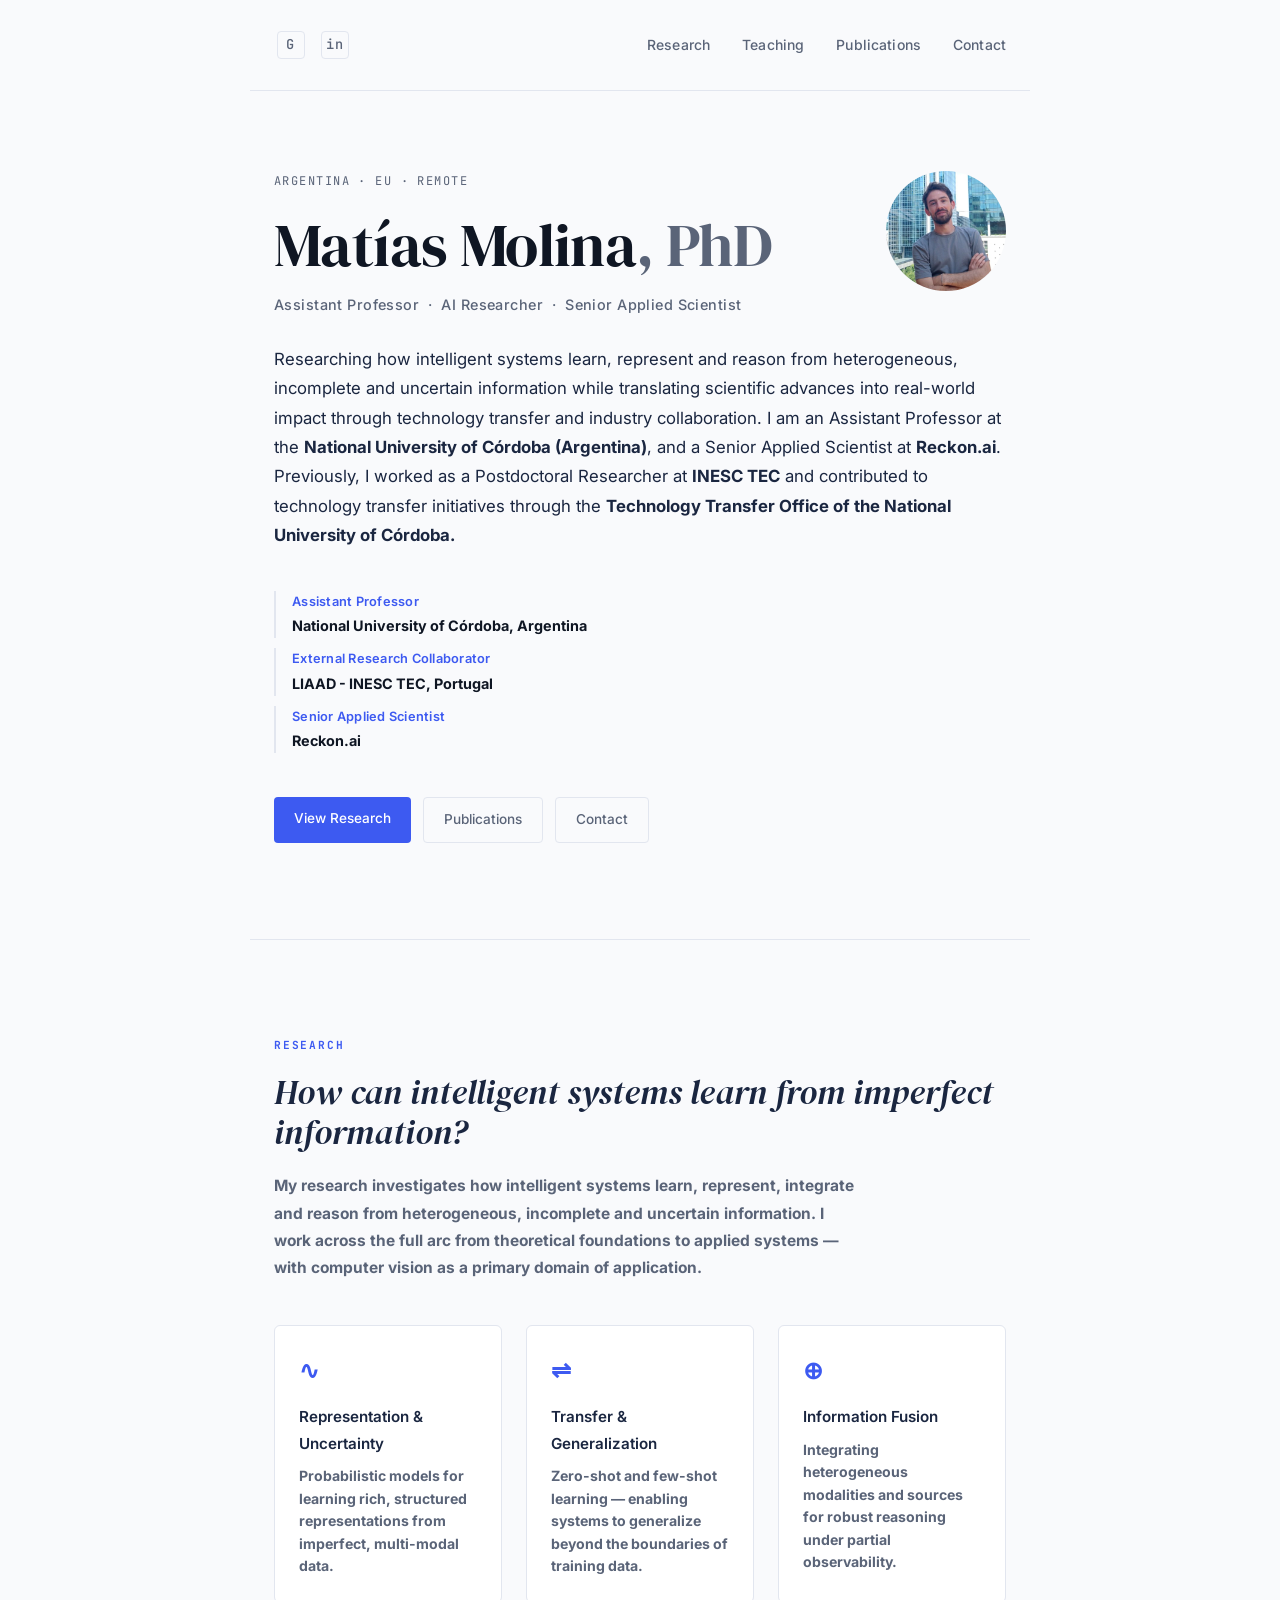
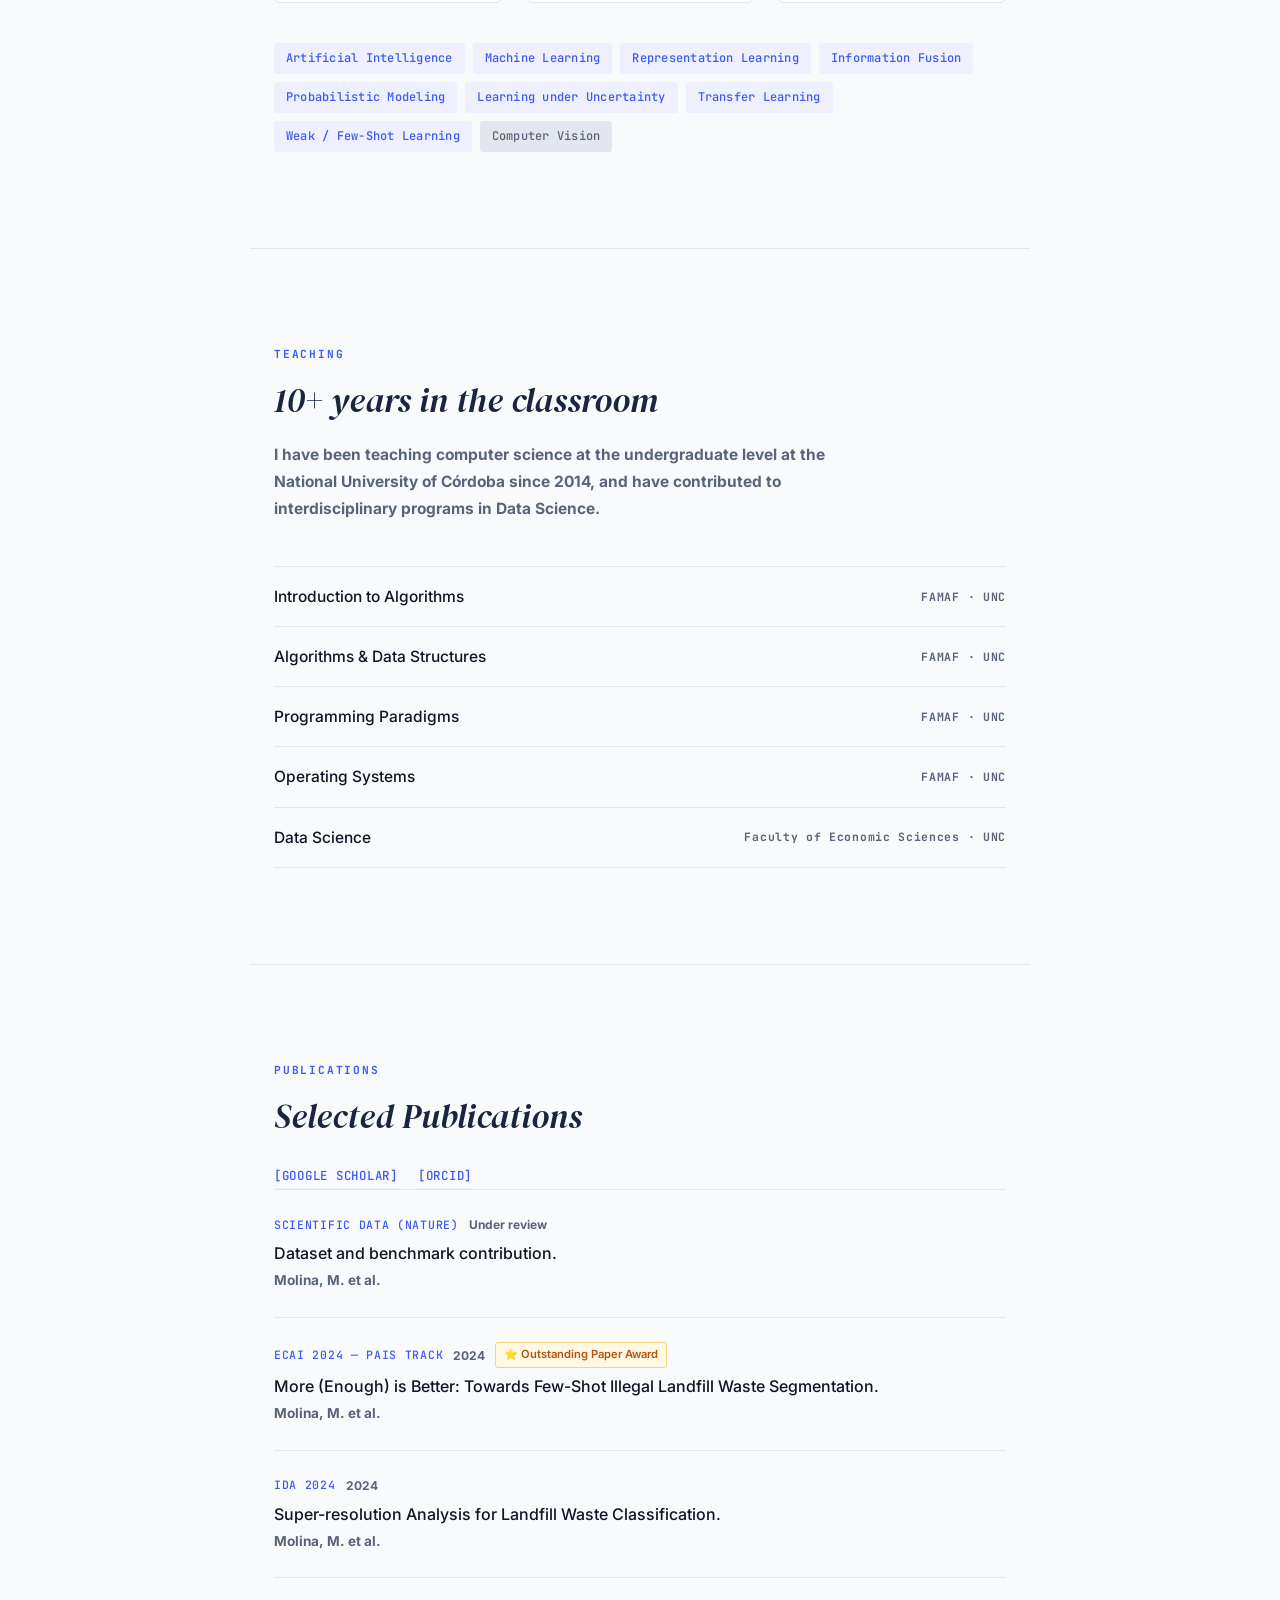
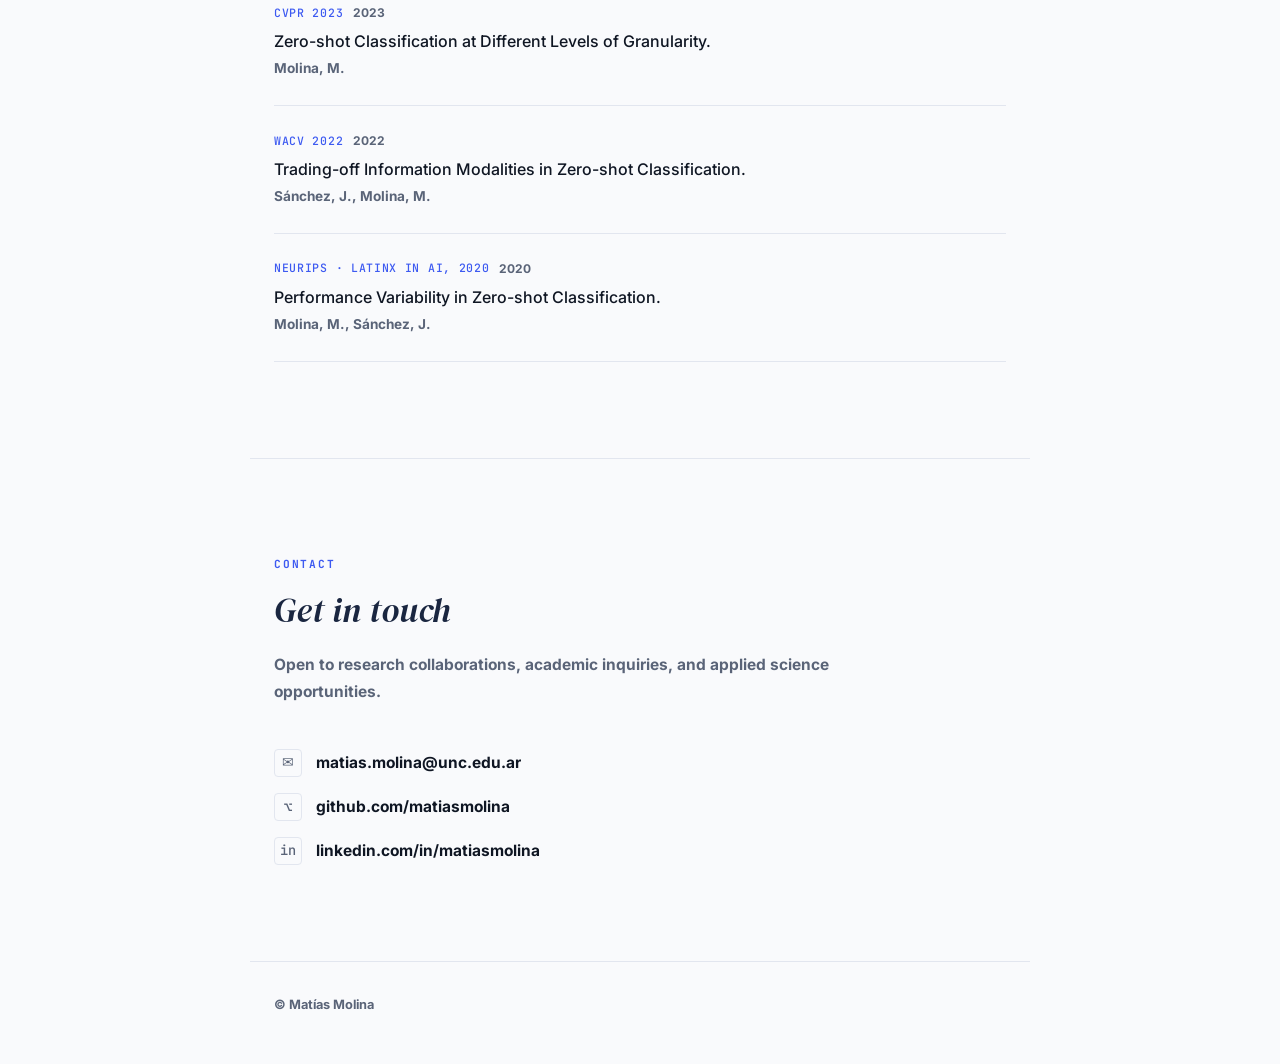
<file: index.html>
<!DOCTYPE html>
<html lang="en">
<head>
<meta charset="UTF-8">
<meta name="viewport" content="width=device-width, initial-scale=1.0">
<title>Matías Molina, PhD — AI Researcher</title>
<link rel="preconnect" href="https://fonts.googleapis.com">
<link rel="preconnect" href="https://fonts.gstatic.com" crossorigin>
<link href="https://fonts.googleapis.com/css2?family=DM+Serif+Display:ital@0;1&family=Inter:wght@300;400;500;600&family=JetBrains+Mono:wght@400;500&display=swap" rel="stylesheet">
<link rel="stylesheet" href="style.css">
</head>
<body>

<!-- NAV -->
<header>
  <nav>
   <span class="nav-brand">
     <div class="contact-links-row">
    <a class="contact-item" href="https://github.com/matiasmolina" target="_blank" rel="noopener">
      <span class="contact-icon">G</span>
    </a>
    <a class="contact-item" href="https://linkedin.com/in/matiasmolina" target="_blank" rel="noopener">
      <span class="contact-icon">in</span>
    </a>
  </div>
   
   </span>
    <div class="nav-links">
      <a href="#research">Research</a>
      <a href="#teaching">Teaching</a>
      <a href="#publications">Publications</a>
      <a href="#contact">Contact</a>
    </div>
  </nav>
</header>

<!-- HERO -->
<section class="hero">


  <div class="hero-photo">
    <img src="profile.jpeg" alt="Matías Molina">
  </div>

	  <div class="hero-eyebrow">Argentina · EU · Remote</div>
	  <h1>Matías Molina<span class="title-phd">, PhD</span></h1>
	  <p class="hero-roles">Assistant Professor &nbsp;·&nbsp; AI Researcher &nbsp;·&nbsp; Senior Applied Scientist</p>
	  <p class="hero-statement">
	    <!--Researching how intelligent systems learn, represent and reason from
	    heterogeneous, incomplete and uncertain information — while translating
	    scientific advances into real-world impact through technology transfer
	    and industry collaboration.
	    -->
	    
	Researching how intelligent systems learn, represent and reason from heterogeneous, incomplete and uncertain information while translating scientific advances into real-world impact through technology transfer and industry collaboration.

	I am an Assistant Professor at the <b>National University of Córdoba (Argentina)</b>, and a Senior Applied Scientist at <b>Reckon.ai</b>.

	Previously, I worked as a Postdoctoral Researcher at <b>INESC TEC</b> and contributed to technology transfer initiatives through the <b>Technology Transfer Office</a> of the National University of Córdoba.

	  </p>

  <div class="hero-affiliations">
    <a class="affil" href="https://unc.edu.ar" target="_blank" rel="noopener">
      <span class="affil-role">Assistant Professor</span>
      <span class="affil-org">National University of Córdoba, Argentina</span>
    </a>
    <a class="affil" href="https://www.inesctec.pt/en/centres/liaad" target="_blank" rel="noopener">
      <span class="affil-role">External Research Collaborator</span>
      <span class="affil-org">LIAAD - INESC TEC, Portugal</span>
    </a>
    <a class="affil" href="https://reckon.ai" target="_blank" rel="noopener">
      <span class="affil-role">Senior Applied Scientist</span>
      <span class="affil-org">Reckon.ai</span>
    </a>
  </div>

  <div class="hero-actions">
    <a href="#research" class="btn-primary">View Research</a>
    <a href="#publications" class="btn-secondary">Publications</a>
    <a href="#contact" class="btn-secondary">Contact</a>
  </div>
  
      </div>
</section>

<!-- RESEARCH -->
<section id="research">
  <div class="section-label">Research</div>
  <h2 class="section-title">How can intelligent systems learn from imperfect information?</h2>
  <p class="section-intro">
    My research investigates how intelligent systems learn, represent, integrate and reason
    from heterogeneous, incomplete and uncertain information. I work across the full arc
    from theoretical foundations to applied systems — with computer vision as a primary
    domain of application.
  </p>

  <div class="pillars">
    <div class="pillar">
      <div class="pillar-icon">∿</div>
      <h3>Representation &amp; Uncertainty</h3>
      <p>Probabilistic models for learning rich, structured representations from imperfect, multi-modal data.</p>
    </div>
    <div class="pillar">
      <div class="pillar-icon">⇌</div>
      <h3>Transfer &amp; Generalization</h3>
      <p>Zero-shot and few-shot learning — enabling systems to generalize beyond the boundaries of training data.</p>
    </div>
    <div class="pillar">
      <div class="pillar-icon">⊕</div>
      <h3>Information Fusion</h3>
      <p>Integrating heterogeneous modalities and sources for robust reasoning under partial observability.</p>
    </div>
  </div>

  <div class="interests-grid">
    <span class="tag">Artificial Intelligence</span>
    <span class="tag">Machine Learning</span>
    <span class="tag">Representation Learning</span>
    <span class="tag">Information Fusion</span>
    <span class="tag">Probabilistic Modeling</span>
    <span class="tag">Learning under Uncertainty</span>
    <span class="tag">Transfer Learning</span>
    <span class="tag">Weak / Few-Shot Learning</span>
    <span class="tag tag-secondary">Computer Vision</span>
  </div>
</section>

<!-- TEACHING -->
<section id="teaching">
  <div class="section-label">Teaching</div>
  <h2 class="section-title">10+ years in the classroom</h2>
  <p class="section-intro">
    I have been teaching computer science at the undergraduate level at the National University of Córdoba since 2014,
    and have contributed to interdisciplinary programs in Data Science.
  </p>

  <div class="teaching-list">
    <a class="course" href="https://www.famaf.unc.edu.ar/academica/materias/introduccion-a-los-algoritmos/" target="_blank" rel="noopener">
      <span class="course-name">Introduction to Algorithms</span>
      <span class="course-inst">FAMAF · UNC</span>
    </a>
    <a class="course" href="https://www.famaf.unc.edu.ar/academica/materias/algoritmos-y-estructuras-de-datos-ii/" target="_blank" rel="noopener">
      <span class="course-name">Algorithms &amp; Data Structures</span>
      <span class="course-inst">FAMAF · UNC</span>
    </a>
    <a class="course" href="https://www.famaf.unc.edu.ar/academica/materias/paradigmas-de-programacion/" target="_blank" rel="noopener">
      <span class="course-name">Programming Paradigms</span>
      <span class="course-inst">FAMAF · UNC</span>
    </a>
    <a class="course" href="#" target="_blank" rel="noopener">
      <span class="course-name">Operating Systems</span>
      <span class="course-inst">FAMAF · UNC</span>
    </a>
    <a class="course" href="https://diplocienciadedatos.com.ar/" target="_blank" rel="noopener">
      <span class="course-name">Data Science</span>
      <span class="course-inst">Faculty of Economic Sciences · UNC</span>
    </a>
  </div>
</section>

<!-- PUBLICATIONS -->
<section id="publications">
  <div class="section-label">Publications</div>
  <h2 class="section-title">Selected Publications</h2>



 <div class="pub-profiles">
  <a href="https://scholar.google.com/citations?user=bybWO_gAAAAJ&hl=es" target="_blank" rel="noopener">[Google Scholar]</a>
  <a href="https://orcid.org/0000-0001-8799-6725" target="_blank" rel="noopener">[ORCID]</a>
</div>

  <div class="pub-list">

    <div class="pub">
      <div class="pub-meta">
        <span class="pub-venue">Scientific Data (Nature)</span>
        <span class="pub-year">Under review</span>
      </div>
      <p class="pub-title">Dataset and benchmark contribution.</p>
      <p class="pub-authors">Molina, M. et al.</p>
    </div>

    <div class="pub pub-award">
      <div class="pub-meta">
        <span class="pub-venue">ECAI 2024 — PAIS Track</span>
        <span class="pub-year">2024</span>
        <span class="pub-badge">⭐ Outstanding Paper Award</span>
      </div>
      <p class="pub-title">More (Enough) is Better: Towards Few-Shot Illegal Landfill Waste Segmentation.</p>
      <p class="pub-authors">Molina, M. et al.</p>
    </div>

    <div class="pub">
      <div class="pub-meta">
        <span class="pub-venue">IDA 2024</span>
        <span class="pub-year">2024</span>
      </div>
      <p class="pub-title">Super-resolution Analysis for Landfill Waste Classification.</p>
      <p class="pub-authors">Molina, M. et al.</p>
    </div>

    <div class="pub">
      <div class="pub-meta">
        <span class="pub-venue">CVPR 2023</span>
        <span class="pub-year">2023</span>
      </div>
      <p class="pub-title">Zero-shot Classification at Different Levels of Granularity.</p>
      <p class="pub-authors">Molina, M.</p>
    </div>

    <div class="pub">
      <div class="pub-meta">
        <span class="pub-venue">WACV 2022</span>
        <span class="pub-year">2022</span>
      </div>
      <p class="pub-title">Trading-off Information Modalities in Zero-shot Classification.</p>
      <p class="pub-authors">Sánchez, J., Molina, M.</p>
    </div>

    <div class="pub">
      <div class="pub-meta">
        <span class="pub-venue">NeurIPS · LatinX in AI, 2020</span>
        <span class="pub-year">2020</span>
      </div>
      <p class="pub-title">Performance Variability in Zero-shot Classification.</p>
      <p class="pub-authors">Molina, M., Sánchez, J.</p>
    </div>

  </div>
 

</section>

<!-- CONTACT -->
<section id="contact">
  <div class="section-label">Contact</div>
  <h2 class="section-title">Get in touch</h2>
  <p class="section-intro">
    Open to research collaborations, academic inquiries, and applied science opportunities.
  </p>

  <div class="contact-links">
    <a class="contact-item" href="mailto:matias.molina@unc.edu.ar">
      <span class="contact-icon">✉</span>
      <span>matias.molina@unc.edu.ar</span>
    </a>
    <a class="contact-item" href="https://github.com/matiasmolina" target="_blank" rel="noopener">
      <span class="contact-icon">⌥</span>
      <span>github.com/matiasmolina</span>
    </a>
    <a class="contact-item" href="https://linkedin.com/in/matiasmolina" target="_blank" rel="noopener">
      <span class="contact-icon">in</span>
      <span>linkedin.com/in/matiasmolina</span>
    </a>
  </div>
</section>

<footer>
  <p>© Matías Molina</p>
</footer>

</body>
</html>
</file>
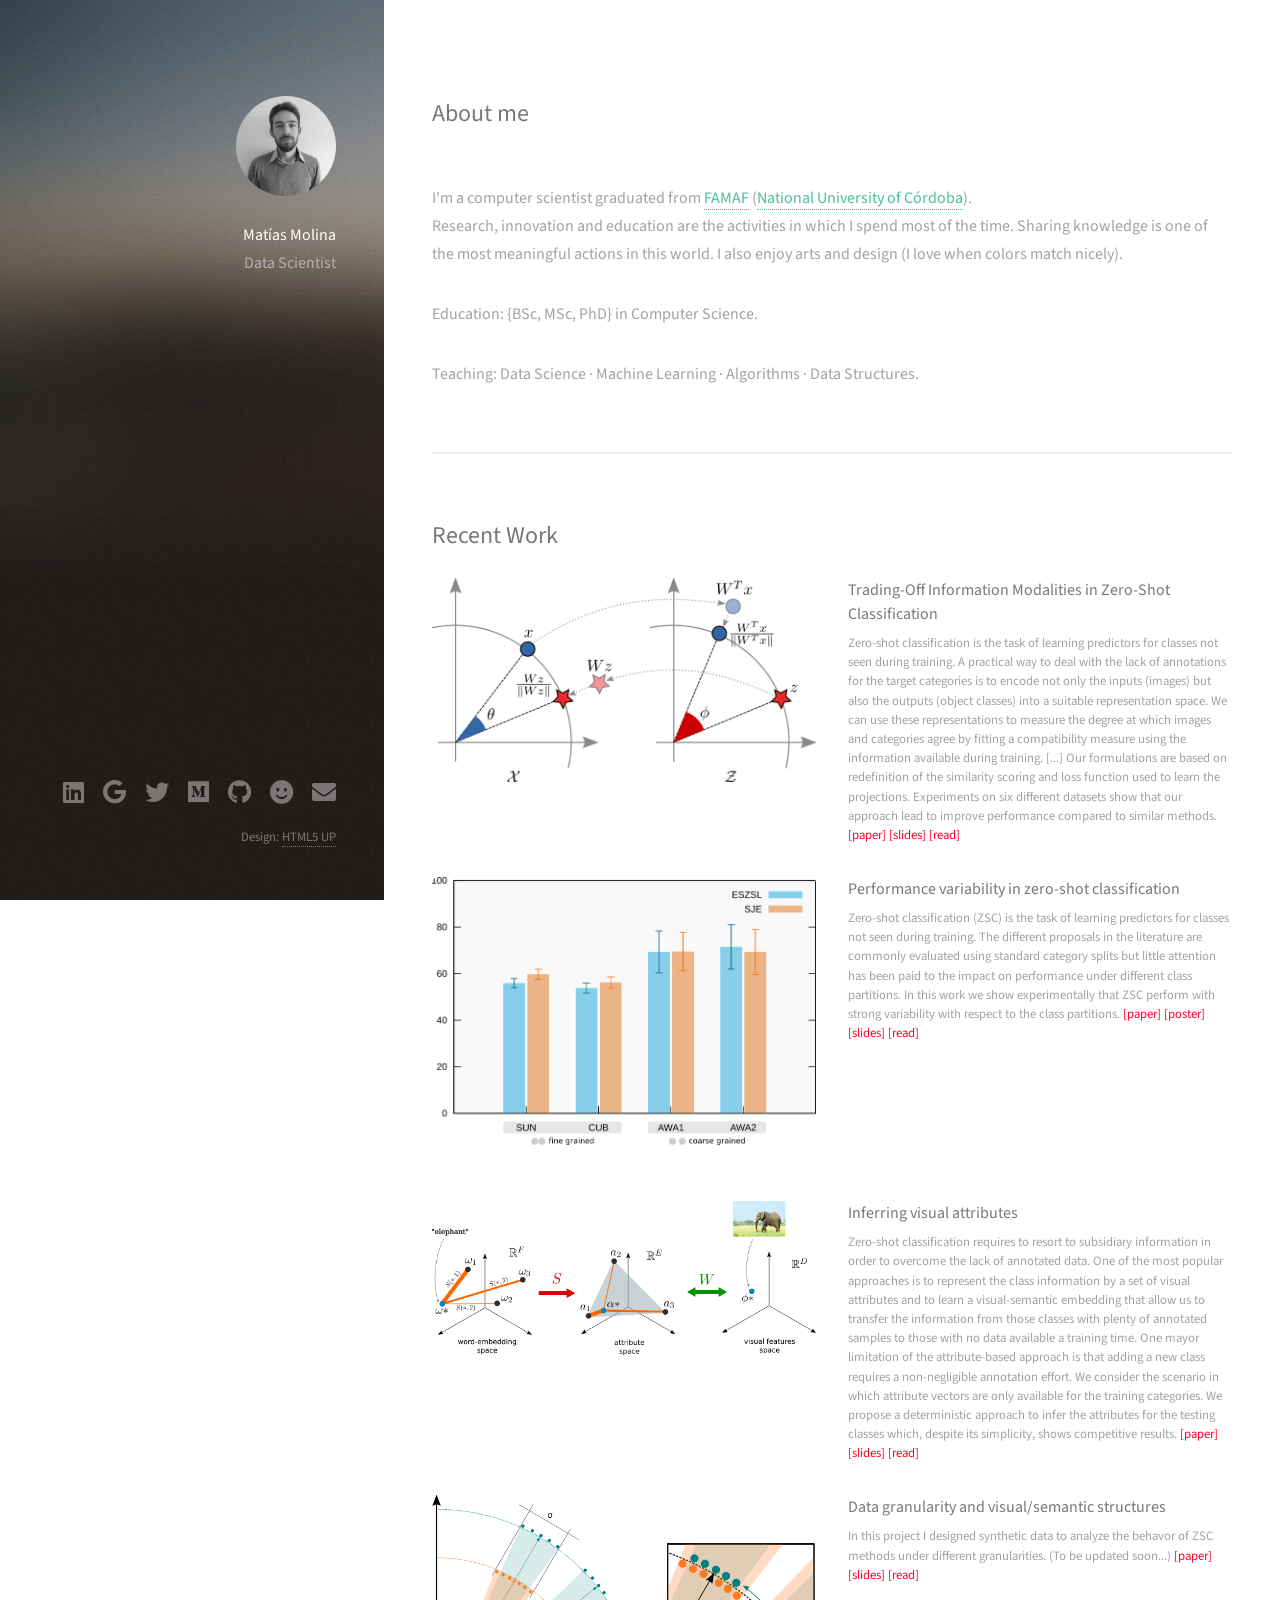
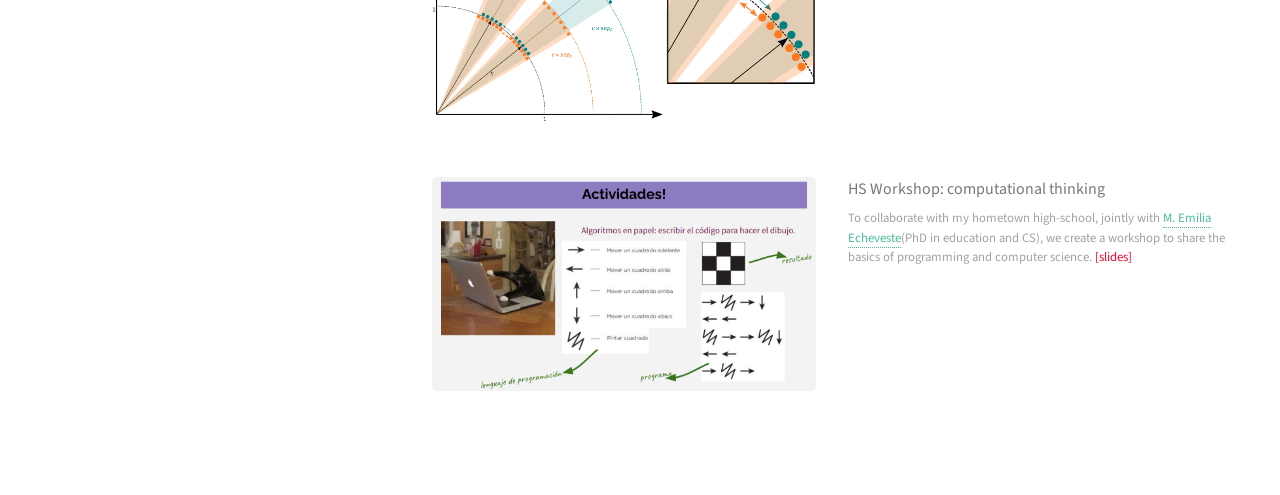
<file: past/index.html>
<!DOCTYPE HTML>
<!--
	Strata by HTML5 UP
	html5up.net | @ajlkn
	Free for personal and commercial use under the CCA 3.0 license (html5up.net/license)
-->
<html>
	<head>
		<title>Mat&iacute;as Molina</title>
		<meta charset="utf-8" />
		<meta name="viewport" content="width=device-width, initial-scale=1, user-scalable=no" />
		<link rel="stylesheet" href="assets/css/main.css" />
	</head>
	<body class="is-preload">
		<!-- Header -->
			<header id="header">
				<div class="inner">
					<a href="#" class="image avatar"><img src="images/avatar.png" alt="" /></a>
					<!--					<h1><strong>Hello!</strong></h1> -->
				       </br>
					<p> <b> Matías Molina </b> 
					  </br>
				          Data Scientist
					</p>
			
				</div>

			</header>

		<!-- Main -->
			<div id="main">

				<!-- One -->
					<section id="one">

						<header class="">
							<h2>About me</h2><br />
						</header>
						<p> I'm a computer scientist graduated from 
						   <a href="http://www.famaf.unc.edu.ar/">FAMAF</a> (<a href="http://unc.edu.ar">National University of Córdoba</a>).
						   </br>
						   Research, innovation and education are the activities in which
						   I spend most of the time.
						   Sharing knowledge is one of the most meaningful actions in this world. 
					           I also enjoy arts and design (I love when colors match nicely). 
						</p>
						<p> Education:  {BSc, MSc, PhD} in Computer Science. </p>
						<p> Teaching: Data Science · Machine Learning · Algorithms · Data Structures.
						</p>
						<!--<ul class="actions">
							<li><a href="#" class="button">Learn More</a></li>
						</ul>-->
					</section>

<!--					<section>
						<h2>Teaching</h2>
						<p>The teahing activities at FAMAF-UNC are rotative. I've been teaching algorithms, OS, and others subjects.
						   More details about teaching and other university stuffs could be found <a href=http://www.famaf.unc.edu.ar/~mmolina1> here&raquo;.</a></p>
					</section>
-->

				<!-- Two -->
					<section id="two">
						<h2>Recent Work</h2>
						<div class="row">
<!--							<article class="col-6 col-12-xsmall work-item">
								<img class="fit image" src="" alt="" />
							</article>
  							<article class="col-6 col-12-xsmall work-item">
								<h3>COVID-19 in South America</h3>
								<p>Data analisis of COVID-19 in different countries of South America
								<a class="paragraph" href=#>[paper]</a> 
								<a class="paragraph" href="material/variability/POSTER_performance_variability_ZSC.pdf">[poster]</a> 
								<a class="paragraph" href="material/variability/slides.pdf">[slides]</a>
								<a class="paragraph">[read]</a>
								</br>(To be updated)</p>

							<article class="col-6 col-12-xsmall work-item">
								<img class="fit image" src="" alt="" />
							</article>
  							<article class="col-6 col-12-xsmall work-item">
								<h3>Economic trends and PIB distribution in Argentina</h3>
								<p> Relative Product distribution
								<a class="paragraph" href=#>[paper]</a> 
								<a class="paragraph" href="material/variability/POSTER_performance_variability_ZSC.pdf">[poster]</a> 
								<a class="paragraph" href="material/variability/slides.pdf">[slides]</a>
								<a class="paragraph">[read]</a>
								</br> (To be updated)</p>

							</article>
							</article>
-->

							<article class="col-6 col-12-xsmall work-item">
								<img class="image fit" src="images/projects/simetries/schema.png" alt="" />
							</article>
	  							<article class="col-6 col-12-xsmall work-item">
								<h3>Trading-Off Information Modalities in Zero-Shot Classification</h3>
								<p> Zero-shot classification is the task of learning predictors for classes not seen during training.
									A practical way to deal with the lack of annotations for the target categories is to encode
									not only the inputs (images) but also the outputs (object classes) into a suitable representation space.
									We can use these representations to measure the degree at which images and categories agree by
									fitting a compatibility measure using the information available during training. [...]
									Our formulations are based on redefinition of the similarity scoring and loss function used to learn the projections.
									Experiments on six different datasets show that our approach lead to improve performance compared to similar methods.
								<a class="paragraph" href="https://openaccess.thecvf.com/content/WACV2022/html/Sanchez_Trading-Off_Information_Modalities_in_Zero-Shot_Classification_WACV_2022_paper.html">[paper]</a> 
								<a class="paragraph">[slides]</a>
								<a class="paragraph">[read]</a></p>
							</article>

							<article class="col-6 col-12-xsmall work-item">
								<img class="fit image" src="images/projects/variability/variability.png" alt="" /></a>
							</article>
  							<article class="col-6 col-12-xsmall work-item">
								<h3>Performance variability in zero-shot classification</h3>
								<p>Zero-shot classification (ZSC) is the task of learning predictors for classes not seen during training.
								The different proposals in the literature are commonly evaluated using standard category splits but little
								attention has been paid to the impact on performance under different class partitions.
								In this work we show experimentally that ZSC perform with strong variability with respect to the class partitions.
								<a class="paragraph" href="https://arxiv.org/abs/2103.01284">[paper]</a> 
								<a class="paragraph" href="material/variability/POSTER_performance_variability_ZSC.pdf">[poster]</a> 
								<a class="paragraph" href="material/variability/slides.pdf">[slides]</a>
								<a class="paragraph">[read]</a></p>
							</article>
								<article class="col-6 col-12-xsmall work-item">
								<img class="image fit" src="images/projects/zslpa/mappings.png" alt="" />
							</article>
	  							<article class="col-6 col-12-xsmall work-item">
								<h3>Inferring visual attributes</h3>
								<p>Zero-shot classification
								requires to resort to subsidiary information 
						in order to overcome the lack of annotated data.
						One of the most popular approaches is to represent the class
						information by a set of visual attributes and to learn a visual-semantic
						embedding that allow us to transfer the information from those classes with
						plenty of annotated samples to those with no data 
						available  a training time. One mayor limitation of the attribute-based 
						approach is that adding a new class requires a non-negligible annotation effort. 
						We consider the scenario in which attribute vectors are only available for the training categories.
						We propose a deterministic approach to infer the attributes for the testing classes 
						which, despite its simplicity, shows competitive results.

								<a class="paragraph" href="https://doi.org/10.1007/978-3-319-76261-6_12">[paper]</a> 
								<a class="paragraph" href="material/zslpa/slides.pdf">[slides]</a>
								<a class="paragraph">[read]</a></p>
							</article>


							<article class="col-6 col-12-xsmall work-item">
								<img class="image fit" src="images/projects/granularities/granularities2.png" alt="" />
							</article>
	  							<article class="col-6 col-12-xsmall work-item">
								<h3>Data granularity and visual/semantic structures</h3>
								<p> In this project I designed synthetic data to analyze the behavor
								of ZSC methods under different granularities. (To be updated soon...)
								<a class="paragraph">[paper]</a> 
								<a class="paragraph">[slides]</a>
								<a class="paragraph">[read]</a></p>
							</article>


							<article class="col-6 col-12-xsmall work-item">
								<img class="image fit" src="material/taller/taller.png" alt="" />
							</article>
	  							<article class="col-6 col-12-xsmall work-item">
								<h3>HS Workshop: computational thinking</h3>
								<p> To collaborate with my hometown high-school, jointly with <a href="mailto:meecheveste@gmail.com">M. Emilia Echeveste</a>(PhD in education and CS),
								we create a workshop to share the basics of programming and computer science.
								<a class="paragraph" href="material/taller/taller_programacion.pdf">[slides]</a>
							</article>


<!--						</article>
							<article class="col-6 col-12-xsmall work-item">
								<a href="images/fulls/05.jpg" class="image fit thumb"><img src="images/thumbs/05.jpg" alt="" /></a>
								<h3>Computational thinking workshop for HS students!</h3>

							</article>
-->
						</div>
<!--						<ul class="actions">
							<li><a href="#" class="button">Full Portfolio</a></li>
						</ul>
-->					</section>

				<!-- Three -->
<!--					<section id="three">
						<h2>Get In Touch</h2>
						<p>Accumsan pellentesque commodo blandit enim arcu non at amet id arcu magna. Accumsan orci faucibus id eu lorem semper nunc nisi lorem vulputate lorem neque lorem ipsum dolor.</p>
						<div class="row">
							<div class="col-8 col-12-small">
								<form method="post" action="#">
									<div class="row gtr-uniform gtr-50">
										<div class="col-6 col-12-xsmall"><input type="text" name="name" id="name" placeholder="Name" /></div>
										<div class="col-6 col-12-xsmall"><input type="email" name="email" id="email" placeholder="Email" /></div>
										<div class="col-12"><textarea name="message" id="message" placeholder="Message" rows="4"></textarea></div>
									</div>
								</form>
								<ul class="actions">
									<li><input type="submit" value="Send Message" /></li>
								</ul>
							</div>
							<div class="col-4 col-12-small">
								<ul class="labeled-icons">
									<li>
										<h3 class="icon solid fa-home"><span class="label">Address</span></h3>
										1234 Somewhere Rd.<br />
										Nashville, TN 00000<br />
										United States
									</li>
									<li>
										<h3 class="icon solid fa-mobile-alt"><span class="label">Phone</span></h3>
										000-000-0000
									</li>
									<li>
										<h3 class="icon solid fa-envelope"><span class="label">Email</span></h3>
										<a href="#">hello@untitled.tld</a>
									</li>
								</ul>
							</div>
						</div>
					</section>
-->
				<!-- Four -->
				<!--
					<section id="four">
						<h2>Elements</h2>

						<section>
							<h4>Text</h4>
							<p>This is <b>bold</b> and this is <strong>strong</strong>. This is <i>italic</i> and this is <em>emphasized</em>.
							This is <sup>superscript</sup> text and this is <sub>subscript</sub> text.
							This is <u>underlined</u> and this is code: <code>for (;;) { ... }</code>. Finally, <a href="#">this is a link</a>.</p>
							<hr />
							<header>
								<h4>Heading with a Subtitle</h4>
								<p>Lorem ipsum dolor sit amet nullam id egestas urna aliquam</p>
							</header>
							<p>Nunc lacinia ante nunc ac lobortis. Interdum adipiscing gravida odio porttitor sem non mi integer non faucibus ornare mi ut ante amet placerat aliquet. Volutpat eu sed ante lacinia sapien lorem accumsan varius montes viverra nibh in adipiscing blandit tempus accumsan.</p>
							<header>
								<h5>Heading with a Subtitle</h5>
								<p>Lorem ipsum dolor sit amet nullam id egestas urna aliquam</p>
							</header>
							<p>Nunc lacinia ante nunc ac lobortis. Interdum adipiscing gravida odio porttitor sem non mi integer non faucibus ornare mi ut ante amet placerat aliquet. Volutpat eu sed ante lacinia sapien lorem accumsan varius montes viverra nibh in adipiscing blandit tempus accumsan.</p>
							<hr />
							<h2>Heading Level 2</h2>
							<h3>Heading Level 3</h3>
							<h4>Heading Level 4</h4>
							<h5>Heading Level 5</h5>
							<h6>Heading Level 6</h6>
							<hr />
							<h5>Blockquote</h5>
							<blockquote>Fringilla nisl. Donec accumsan interdum nisi, quis tincidunt felis sagittis eget tempus euismod. Vestibulum ante ipsum primis in faucibus vestibulum. Blandit adipiscing eu felis iaculis volutpat ac adipiscing accumsan faucibus. Vestibulum ante ipsum primis in faucibus lorem ipsum dolor sit amet nullam adipiscing eu felis.</blockquote>
							<h5>Preformatted</h5>
							<pre><code>i = 0;

while (!deck.isInOrder()) {
print 'Iteration ' + i;
deck.shuffle();
i++;
}

print 'It took ' + i + ' iterations to sort the deck.';</code></pre>
						</section>

						<section>
							<h4>Lists</h4>
							<div class="row">
								<div class="col-6 col-12-xsmall">
									<h5>Unordered</h5>
									<ul>
										<li>Dolor pulvinar etiam magna etiam.</li>
										<li>Sagittis adipiscing lorem eleifend.</li>
										<li>Felis enim feugiat dolore viverra.</li>
									</ul>
									<h5>Alternate</h5>
									<ul class="alt">
										<li>Dolor pulvinar etiam magna etiam.</li>
										<li>Sagittis adipiscing lorem eleifend.</li>
										<li>Felis enim feugiat dolore viverra.</li>
									</ul>
								</div>
								<div class="col-6 col-12-xsmall">
									<h5>Ordered</h5>
									<ol>
										<li>Dolor pulvinar etiam magna etiam.</li>
										<li>Etiam vel felis at lorem sed viverra.</li>
										<li>Felis enim feugiat dolore viverra.</li>
										<li>Dolor pulvinar etiam magna etiam.</li>
										<li>Etiam vel felis at lorem sed viverra.</li>
										<li>Felis enim feugiat dolore viverra.</li>
									</ol>
									<h5>Icons</h5>
									<ul class="icons">
										<li><a href="#" class="icon brands fa-twitter"><span class="label">Twitter</span></a></li>
										<li><a href="#" class="icon brands fa-facebook-f"><span class="label">Facebook</span></a></li>
										<li><a href="#" class="icon brands fa-instagram"><span class="label">Instagram</span></a></li>
										<li><a href="#" class="icon brands fa-github"><span class="label">Github</span></a></li>
										<li><a href="#" class="icon brands fa-dribbble"><span class="label">Dribbble</span></a></li>
										<li><a href="#" class="icon brands fa-tumblr"><span class="label">Tumblr</span></a></li>
									</ul>
								</div>
							</div>
							<h5>Actions</h5>
							<ul class="actions">
								<li><a href="#" class="button primary">Default</a></li>
								<li><a href="#" class="button">Default</a></li>
							</ul>
							<ul class="actions small">
								<li><a href="#" class="button primary small">Small</a></li>
								<li><a href="#" class="button small">Small</a></li>
							</ul>
							<div class="row">
								<div class="col-6 col-12-small">
									<ul class="actions stacked">
										<li><a href="#" class="button primary">Default</a></li>
										<li><a href="#" class="button">Default</a></li>
									</ul>
								</div>
								<div class="col-6 col-12-small">
									<ul class="actions stacked">
										<li><a href="#" class="button primary small">Small</a></li>
										<li><a href="#" class="button small">Small</a></li>
									</ul>
								</div>
								<div class="col-6 col-12-small">
									<ul class="actions stacked">
										<li><a href="#" class="button primary fit">Default</a></li>
										<li><a href="#" class="button fit">Default</a></li>
									</ul>
								</div>
								<div class="col-6 col-12-small">
									<ul class="actions stacked">
										<li><a href="#" class="button primary small fit">Small</a></li>
										<li><a href="#" class="button small fit">Small</a></li>
									</ul>
								</div>
							</div>
						</section>

						<section>
							<h4>Table</h4>
							<h5>Default</h5>
							<div class="table-wrapper">
								<table>
									<thead>
										<tr>
											<th>Name</th>
											<th>Description</th>
											<th>Price</th>
										</tr>
									</thead>
									<tbody>
										<tr>
											<td>Item One</td>
											<td>Ante turpis integer aliquet porttitor.</td>
											<td>29.99</td>
										</tr>
										<tr>
											<td>Item Two</td>
											<td>Vis ac commodo adipiscing arcu aliquet.</td>
											<td>19.99</td>
										</tr>
										<tr>
											<td>Item Three</td>
											<td> Morbi faucibus arcu accumsan lorem.</td>
											<td>29.99</td>
										</tr>
										<tr>
											<td>Item Four</td>
											<td>Vitae integer tempus condimentum.</td>
											<td>19.99</td>
										</tr>
										<tr>
											<td>Item Five</td>
											<td>Ante turpis integer aliquet porttitor.</td>
											<td>29.99</td>
										</tr>
									</tbody>
									<tfoot>
										<tr>
											<td colspan="2"></td>
											<td>100.00</td>
										</tr>
									</tfoot>
								</table>
							</div>

							<h5>Alternate</h5>
							<div class="table-wrapper">
								<table class="alt">
									<thead>
										<tr>
											<th>Name</th>
											<th>Description</th>
											<th>Price</th>
										</tr>
									</thead>
									<tbody>
										<tr>
											<td>Item One</td>
											<td>Ante turpis integer aliquet porttitor.</td>
											<td>29.99</td>
										</tr>
										<tr>
											<td>Item Two</td>
											<td>Vis ac commodo adipiscing arcu aliquet.</td>
											<td>19.99</td>
										</tr>
										<tr>
											<td>Item Three</td>
											<td> Morbi faucibus arcu accumsan lorem.</td>
											<td>29.99</td>
										</tr>
										<tr>
											<td>Item Four</td>
											<td>Vitae integer tempus condimentum.</td>
											<td>19.99</td>
										</tr>
										<tr>
											<td>Item Five</td>
											<td>Ante turpis integer aliquet porttitor.</td>
											<td>29.99</td>
										</tr>
									</tbody>
									<tfoot>
										<tr>
											<td colspan="2"></td>
											<td>100.00</td>
										</tr>
									</tfoot>
								</table>
							</div>
						</section>

						<section>
							<h4>Buttons</h4>
							<ul class="actions">
								<li><a href="#" class="button primary">Primary</a></li>
								<li><a href="#" class="button">Default</a></li>
							</ul>
							<ul class="actions">
								<li><a href="#" class="button large">Large</a></li>
								<li><a href="#" class="button">Default</a></li>
								<li><a href="#" class="button small">Small</a></li>
							</ul>
							<ul class="actions fit">
								<li><a href="#" class="button primary fit">Fit</a></li>
								<li><a href="#" class="button fit">Fit</a></li>
							</ul>
							<ul class="actions fit small">
								<li><a href="#" class="button primary fit small">Fit + Small</a></li>
								<li><a href="#" class="button fit small">Fit + Small</a></li>
							</ul>
							<ul class="actions">
								<li><a href="#" class="button primary icon solid fa-download">Icon</a></li>
								<li><a href="#" class="button icon solid fa-download">Icon</a></li>
							</ul>
							<ul class="actions">
								<li><span class="button primary disabled">Primary</span></li>
								<li><span class="button disabled">Default</span></li>
							</ul>
						</section>

						<section>
							<h4>Form</h4>
							<form method="post" action="#">
								<div class="row gtr-uniform gtr-50">
									<div class="col-6 col-12-xsmall">
										<input type="text" name="demo-name" id="demo-name" value="" placeholder="Name" />
									</div>
									<div class="col-6 col-12-xsmall">
										<input type="email" name="demo-email" id="demo-email" value="" placeholder="Email" />
									</div>
									<div class="col-12">
										<select name="demo-category" id="demo-category">
											<option value="">- Category -</option>
											<option value="1">Manufacturing</option>
											<option value="1">Shipping</option>
											<option value="1">Administration</option>
											<option value="1">Human Resources</option>
										</select>
									</div>
									<div class="col-4 col-12-small">
										<input type="radio" id="demo-priority-low" name="demo-priority" checked>
										<label for="demo-priority-low">Low Priority</label>
									</div>
									<div class="col-4 col-12-small">
										<input type="radio" id="demo-priority-normal" name="demo-priority">
										<label for="demo-priority-normal">Normal Priority</label>
									</div>
									<div class="col-4 col-12-small">
										<input type="radio" id="demo-priority-high" name="demo-priority">
										<label for="demo-priority-high">High Priority</label>
									</div>
									<div class="col-6 col-12-small">
										<input type="checkbox" id="demo-copy" name="demo-copy">
										<label for="demo-copy">Email me a copy of this message</label>
									</div>
									<div class="col-6 col-12-small">
										<input type="checkbox" id="demo-human" name="demo-human" checked>
										<label for="demo-human">I am a human and not a robot</label>
									</div>
									<div class="col-12">
										<textarea name="demo-message" id="demo-message" placeholder="Enter your message" rows="6"></textarea>
									</div>
									<div class="col-12">
										<ul class="actions">
											<li><input type="submit" value="Send Message" class="primary" /></li>
											<li><input type="reset" value="Reset" /></li>
										</ul>
									</div>
								</div>
							</form>
						</section>

						<section>
							<h4>Image</h4>
							<h5>Fit</h5>
							<div class="box alt">
								<div class="row gtr-50 gtr-uniform">
									<div class="col-12"><span class="image fit"><img src="images/fulls/05.jpg" alt="" /></span></div>
									<div class="col-4"><span class="image fit"><img src="images/thumbs/01.jpg" alt="" /></span></div>
									<div class="col-4"><span class="image fit"><img src="images/thumbs/02.jpg" alt="" /></span></div>
									<div class="col-4"><span class="image fit"><img src="images/thumbs/03.jpg" alt="" /></span></div>
									<div class="col-4"><span class="image fit"><img src="images/thumbs/04.jpg" alt="" /></span></div>
									<div class="col-4"><span class="image fit"><img src="images/thumbs/05.jpg" alt="" /></span></div>
									<div class="col-4"><span class="image fit"><img src="images/thumbs/06.jpg" alt="" /></span></div>
									<div class="col-4"><span class="image fit"><img src="images/thumbs/03.jpg" alt="" /></span></div>
									<div class="col-4"><span class="image fit"><img src="images/thumbs/02.jpg" alt="" /></span></div>
									<div class="col-4"><span class="image fit"><img src="images/thumbs/01.jpg" alt="" /></span></div>
								</div>
							</div>
							<h5>Left &amp; Right</h5>
							<p><span class="image left"><img src="images/avatar.jpg" alt="" /></span>Fringilla nisl. Donec accumsan interdum nisi, quis tincidunt felis sagittis eget. tempus euismod. Vestibulum ante ipsum primis in faucibus vestibulum. Blandit adipiscing eu felis iaculis volutpat ac adipiscing accumsan eu faucibus. Integer ac pellentesque praesent tincidunt felis sagittis eget. tempus euismod. Vestibulum ante ipsum primis in faucibus vestibulum. Blandit adipiscing eu felis iaculis volutpat ac adipiscing accumsan eu faucibus. Integer ac pellentesque praesent. Donec accumsan interdum nisi, quis tincidunt felis sagittis eget. tempus euismod. Vestibulum ante ipsum primis in faucibus vestibulum. Blandit adipiscing eu felis iaculis volutpat ac adipiscing accumsan eu faucibus. Integer ac pellentesque praesent tincidunt felis sagittis eget. tempus euismod. Vestibulum ante ipsum primis in faucibus vestibulum. Blandit adipiscing eu felis iaculis volutpat ac adipiscing accumsan eu faucibus. Integer ac pellentesque praesent.</p>
							<p><span class="image right"><img src="images/avatar.jpg" alt="" /></span>Fringilla nisl. Donec accumsan interdum nisi, quis tincidunt felis sagittis eget. tempus euismod. Vestibulum ante ipsum primis in faucibus vestibulum. Blandit adipiscing eu felis iaculis volutpat ac adipiscing accumsan eu faucibus. Integer ac pellentesque praesent tincidunt felis sagittis eget. tempus euismod. Vestibulum ante ipsum primis in faucibus vestibulum. Blandit adipiscing eu felis iaculis volutpat ac adipiscing accumsan eu faucibus. Integer ac pellentesque praesent. Donec accumsan interdum nisi, quis tincidunt felis sagittis eget. tempus euismod. Vestibulum ante ipsum primis in faucibus vestibulum. Blandit adipiscing eu felis iaculis volutpat ac adipiscing accumsan eu faucibus. Integer ac pellentesque praesent tincidunt felis sagittis eget. tempus euismod. Vestibulum ante ipsum primis in faucibus vestibulum. Blandit adipiscing eu felis iaculis volutpat ac adipiscing accumsan eu faucibus. Integer ac pellentesque praesent.</p>
						</section>

					</section>
				-->

			</div>

		<!-- Footer -->
			<footer id="footer">
				<div>
					<iframe src="https://open.spotify.com/embed/playlist/7tDyFjEI5tByblCaP5paVh" width="300" height="80" frameborder="0" allowtransparency="true" allow="encrypted-media"></iframe>
				</div>

				<div class="inner">
					<ul class="icons">
						<li><a href="https://linkedin.com/in/matiasmolina" class="icon brands fa-linkedin"><span class="label">LinkedIn</span></a></li>
						<li><a href="https://scholar.google.com/citations?user=bybWO_gAAAAJ" class="icon brands fa-google"><span class="label">Scholar</span></a></li>
						
						<li><a href="http://twitter.com/matiasdm" class="icon brands fa-twitter"><span class="label">Twitter</span></a></li>
						<li><a href="https://medium.com/@matiasdm" class="icon brands fa-medium"><span class="label">Medium</span></a></li>
						
						<li><a href="https://github.com/matiasmolina" class="icon brands fa-github"><span class="label">Github</span></a></li>

						<li><a href="http://ello.co/matiasdm" class="icon solid fa-smile"><span class="label">Ello</span></a></li>
						<li><a href="mailto:molinamatiasd@gmail.com" class="icon solid fa-envelope"><span class="label">Email</span></a></li>
					</ul>
					<ul class="copyright">
						<li>Design: <a href="http://html5up.net">HTML5 UP</a></li>
					</ul>
				</div>
			</footer>
		<!-- Scripts -->
			<script src="assets/js/jquery.min.js"></script>
			<script src="assets/js/jquery.poptrox.min.js"></script>
			<script src="assets/js/browser.min.js"></script>
			<script src="assets/js/breakpoints.min.js"></script>
			<script src="assets/js/util.js"></script>
			<script src="assets/js/main.js"></script>

	</body>
</html>
</file>
<file: style.css>
/* ============================================================
   TOKENS
   Palette: deep ink navy + warm off-white + a single electric
   indigo accent. Clean, scholarly, not a dark-mode hacker site.
   ============================================================ */
:root {
  --ink:       #0f1623;   /* almost-black with blue tint */
  --navy:      #1a2640;   /* section headings */
  --accent:    #3d5af1;   /* links, badges, highlights */
  --accent-lt: #eef0fd;   /* tag backgrounds */
  --muted:     #5a6478;   /* secondary text */
  --rule:      #e2e6ef;   /* dividers */
  --bg:        #f9fafc;   /* page background */
  --white:     #ffffff;

  --font-display: 'DM Serif Display', Georgia, serif;
  --font-body:    'Inter', system-ui, sans-serif;
  --font-mono:    'JetBrains Mono', 'Courier New', monospace;

  --max-w: 780px;
  --section-gap: 96px;
}

/* ============================================================
   RESET + BASE
   ============================================================ */
*, *::before, *::after { box-sizing: border-box; margin: 0; padding: 0; }

html { scroll-behavior: smooth; }

body {
  background: var(--bg);
  color: var(--ink);
  font-family: var(--font-body);
  font-size: 16px;
  line-height: 1.75;
  -webkit-font-smoothing: antialiased;
}

a { color: var(--accent); text-decoration: none; }
a:hover { text-decoration: underline; }

/* ============================================================
   LAYOUT WRAPPER
   ============================================================ */
header, .hero, section, footer {
  max-width: var(--max-w);
  margin-left: auto;
  margin-right: auto;
  padding-left: 24px;
  padding-right: 24px;
}

/* ============================================================
   NAV
   ============================================================ */
header {
  padding-top: 28px;
  padding-bottom: 28px;
  display: flex;
  align-items: center;
}

nav {
  width: 100%;
  display: flex;
  align-items: center;
  justify-content: space-between;
}

.nav-brand {
  font-family: var(--font-mono);
  font-size: 0.8rem;
  font-weight: 500;
  letter-spacing: 0.1em;
  color: var(--accent);
  border: 0px solid var(--accent);
  padding: 3px 3px;
  border-radius: 3px;
}

.nav-links {
  display: flex;
  gap: 32px;
}

.nav-links a {
  font-size: 0.875rem;
  font-weight: 500;
  color: var(--muted);
  letter-spacing: 0.01em;
  transition: color 0.15s;
}

.nav-links a:hover {
  color: var(--ink);
  text-decoration: none;
}

/* ============================================================
   HERO
   ============================================================ */
.hero {
  padding-top: 80px;
  padding-bottom: var(--section-gap);
}

.hero-eyebrow {
  font-family: var(--font-mono);
  font-size: 0.75rem;
  letter-spacing: 0.12em;
  color: var(--muted);
  text-transform: uppercase;
  margin-bottom: 20px;
}

h1 {
  font-family: var(--font-display);
  font-size: clamp(2.6rem, 6vw, 3.8rem);
  font-weight: 400;
  line-height: 1.08;
  color: var(--ink);
  letter-spacing: -0.01em;
}

.title-phd {
  /* slightly lighter so the name leads */
  color: var(--muted);
}

.hero-roles {
  font-size: 0.9rem;
  font-weight: 500;
  letter-spacing: 0.03em;
  color: var(--muted);
  margin-top: 14px;
  margin-bottom: 28px;
}

.hero-statement {
  font-size: 1.05rem;
  line-height: 1.75;
  color: var(--navy);

  margin-bottom: 40px;
}

/* Affiliation cards */
.hero-affiliations {
  display: flex;
  flex-direction: column;
  gap: 10px;
  margin-bottom: 44px;
  padding-left: 0;
}

.affil {
  display: flex;
  flex-direction: column;
  text-decoration: none;
  border-left: 2px solid var(--rule);
  padding-left: 16px;
  transition: border-color 0.15s;
}

.affil:hover {
  border-left-color: var(--accent);
  text-decoration: none;
}

.affil-role {
  font-size: 0.8rem;
  font-weight: 600;
  color: var(--accent);
  letter-spacing: 0.02em;
}

.affil-org {
  font-size: 0.9rem;
  color: var(--ink);
}

/* CTA buttons */
.hero-actions {
  display: flex;
  flex-wrap: wrap;
  gap: 12px;
}

.btn-primary, .btn-secondary {
  display: inline-block;
  font-size: 0.85rem;
  font-weight: 500;
  padding: 10px 20px;
  border-radius: 4px;
  transition: background 0.15s, color 0.15s;
  text-decoration: none;
}

.btn-primary {
  background: var(--accent);
  color: var(--white);
}

.btn-primary:hover {
  background: var(--navy);
  text-decoration: none;
}

.btn-secondary {
  border: 1.5px solid var(--rule);
  color: var(--muted);
}

.btn-secondary:hover {
  border-color: var(--accent);
  color: var(--accent);
  text-decoration: none;
}

.hero-inner {
  display: flex;
  align-items: flex-start;
  gap: 48px;
}

.hero-content {
  flex: 1;
}

.hero-photo {
  align-self: flex-start;
  flex-shrink: 0;
}

.hero-photo img {
  float: right;
  margin-left: 40px;
  margin-bottom: 16px;
  width: 120px;
  height: 120px;
  object-fit: cover;
  border-radius: 50%;
}

@media (max-width: 600px) {
  .hero-inner {
    flex-direction: column-reverse;
  }
  .hero-photo img {
    width: 120px;
    height: 120px;
  }
}

/* ============================================================
   SECTION SHARED
   ============================================================ */
section {
  padding-top: var(--section-gap);
  padding-bottom: var(--section-gap);
  border-top: 1px solid var(--rule);
}

.section-label {
  font-family: var(--font-mono);
  font-size: 0.7rem;
  letter-spacing: 0.16em;
  text-transform: uppercase;
  color: var(--accent);
  margin-bottom: 16px;
}

.section-title {
  font-family: var(--font-display);
  font-size: clamp(1.6rem, 3.5vw, 2.1rem);
  font-weight: 400;
  color: var(--navy);
  line-height: 1.2;
  margin-bottom: 20px;
  font-style: italic;
}

.section-intro {
  color: var(--muted);
  font-size: 0.97rem;
  max-width: 580px;
  margin-bottom: 44px;
}

/* ============================================================
   RESEARCH — PILLARS
   ============================================================ */
.pillars {
  display: grid;
  grid-template-columns: repeat(auto-fit, minmax(200px, 1fr));
  gap: 24px;
  margin-bottom: 40px;
}

.pillar {
  background: var(--white);
  border: 1px solid var(--rule);
  border-radius: 6px;
  padding: 24px;
}

.pillar-icon {
  font-size: 1.5rem;
  color: var(--accent);
  margin-bottom: 12px;
  font-family: var(--font-mono);
}

.pillar h3 {
  font-size: 0.95rem;
  font-weight: 600;
  color: var(--navy);
  margin-bottom: 8px;
}

.pillar p {
  font-size: 0.88rem;
  color: var(--muted);
  line-height: 1.6;
}

/* Tags */
.interests-grid {
  display: flex;
  flex-wrap: wrap;
  gap: 8px;
}

.tag {
  font-family: var(--font-mono);
  font-size: 0.75rem;
  font-weight: 500;
  padding: 5px 12px;
  border-radius: 3px;
  background: var(--accent-lt);
  color: var(--accent);
  letter-spacing: 0.02em;
}

.tag-secondary {
  background: var(--rule);
  color: var(--muted);
}

/* ============================================================
   TEACHING
   ============================================================ */
.teaching-list {
  display: flex;
  flex-direction: column;
  gap: 0;
}

.course {
  display: flex;
  justify-content: space-between;
  align-items: center;
  padding: 16px 0;
  border-bottom: 1px solid var(--rule);
  text-decoration: none;
  transition: color 0.15s;
  color: var(--ink);
}

.course:first-child { border-top: 1px solid var(--rule); }

.course:hover { color: var(--accent); text-decoration: none; }

.course-name {
  font-size: 0.97rem;
  font-weight: 500;
}

.course-inst {
  font-family: var(--font-mono);
  font-size: 0.72rem;
  color: var(--muted);
  letter-spacing: 0.06em;
}

/* ============================================================
   PUBLICATIONS
   ============================================================ */
.pub-list {
  display: flex;
  flex-direction: column;
  gap: 0;
}

.pub {
  padding: 24px 0;
  border-bottom: 1px solid var(--rule);
}

.pub:first-child { border-top: 1px solid var(--rule); }

.pub-meta {
  display: flex;
  flex-wrap: wrap;
  align-items: center;
  gap: 10px;
  margin-bottom: 6px;
}

.pub-venue {
  font-family: var(--font-mono);
  font-size: 0.72rem;
  font-weight: 500;
  letter-spacing: 0.06em;
  color: var(--accent);
  text-transform: uppercase;
}

.pub-year {
  font-size: 0.75rem;
  color: var(--muted);
}

.pub-badge {
  font-size: 0.7rem;
  font-weight: 600;
  padding: 2px 8px;
  border-radius: 3px;
  background: #fff8e7;
  color: #b45309;
  border: 1px solid #f5d87a;
}

.pub-title {
  font-size: 1rem;
  font-weight: 500;
  color: var(--ink);
  margin-bottom: 4px;
  line-height: 1.5;
}

.pub-authors {
  font-size: 0.85rem;
  color: var(--muted);
}

.pub-note {
  font-size: 0.82rem;
  color: var(--muted);
  margin-top: 24px;
  font-style: italic;
}

.pub-profiles {
  display: flex;
  gap: 20px;
  margin-top: 28px;
}

.pub-profiles a {
  font-family: var(--font-mono);
  font-size: 0.78rem;
  font-weight: 500;
  letter-spacing: 0.06em;
  text-transform: uppercase;
  color: var(--accent);
  border-bottom: 1px solid var(--accent-lt);
  padding-bottom: 2px;
  transition: border-color 0.15s;
}

.pub-profiles a:hover {
  border-color: var(--accent);
  text-decoration: none;
}

/* ============================================================
   CONTACT
   ============================================================ */
.contact-links-row {
  display: flex;
  flex-direction: row;
  gap: 16px;
  align-items: center;
}

.contact-links {
  display: flex;
  flex-direction: column;
  gap: 16px;
}

.contact-item {
  display: flex;
  align-items: center;
  gap: 14px;
  color: var(--ink);
  font-size: 0.97rem;
  text-decoration: none;
  transition: color 0.15s;
}

.contact-item:hover { color: var(--accent); text-decoration: none; }

.contact-icon {
  font-family: var(--font-mono);
  font-size: 0.85rem;
  font-weight: 500;
  width: 28px;
  height: 28px;
  display: flex;
  align-items: center;
  justify-content: center;
  border: 1.5px solid var(--rule);
  border-radius: 4px;
  color: var(--muted);
  flex-shrink: 0;
}

/* ============================================================
   FOOTER
   ============================================================ */
footer {
  border-top: 1px solid var(--rule);
  padding-top: 32px;
  padding-bottom: 48px;
  font-size: 0.8rem;
  color: var(--muted);
}

/* ============================================================
   RESPONSIVE
   ============================================================ */
@media (max-width: 600px) {
  .nav-links { gap: 18px; }
  .hero { padding-top: 52px; }
  .pillars { grid-template-columns: 1fr; }
  .course { flex-direction: column; align-items: flex-start; gap: 4px; }
  .pub-meta { flex-direction: column; align-items: flex-start; gap: 6px; }
}

@media (prefers-reduced-motion: reduce) {
  * { transition: none !important; }
}
</file>
<file: past/assets/css/main.css>
@import url("fontawesome-all.min.css");
@import url("https://fonts.googleapis.com/css?family=Source+Sans+Pro:400,400italic");

/*
	Strata by HTML5 UP
	html5up.net | @ajlkn
	Free for personal and commercial use under the CCA 3.0 license (html5up.net/license)
*/

html, body, div, span, applet, object,
iframe, h1, h2, h3, h4, h5, h6, p, blockquote,
pre, a, abbr, acronym, address, big, cite,
code, del, dfn, em, img, ins, kbd, q, s, samp,
small, strike, strong, sub, sup, tt, var, b,
u, i, center, dl, dt, dd, ol, ul, li, fieldset,
form, label, legend, table, caption, tbody,
tfoot, thead, tr, th, td, article, aside,
canvas, details, embed, figure, figcaption,
footer, header, hgroup, menu, nav, output, ruby,
section, summary, time, mark, audio, video {
	margin: 0;
	padding: 0;
	border: 0;
	font-size: 100%;
	font: inherit;
	vertical-align: baseline;}

article, aside, details, figcaption, figure,
footer, header, hgroup, menu, nav, section {
	display: block;}

body {
	line-height: 1;
}

ol, ul {
	list-style: none;
}

blockquote, q {
	quotes: none;
}

	blockquote:before, blockquote:after, q:before, q:after {
		content: '';
		content: none;
	}

table {
	border-collapse: collapse;
	border-spacing: 0;
}

body {
	-webkit-text-size-adjust: none;
}

mark {
	background-color: transparent;
	color: inherit;
}

input::-moz-focus-inner {
	border: 0;
	padding: 0;
}

input, select, textarea {
	-moz-appearance: none;
	-webkit-appearance: none;
	-ms-appearance: none;
	appearance: none;
}

/* Basic */

	html {
		box-sizing: border-box;
	}

	*, *:before, *:after {
		box-sizing: inherit;
	}

	body {
		background: #fff;
	}

		body.is-preload *, body.is-preload *:before, body.is-preload *:after {
			-moz-animation: none !important;
			-webkit-animation: none !important;
			-ms-animation: none !important;
			animation: none !important;
			-moz-transition: none !important;
			-webkit-transition: none !important;
			-ms-transition: none !important;
			transition: none !important;
		}

	body, input, select, textarea {
		color: #a2a2a2;
		font-family: "Source Sans Pro", Helvetica, sans-serif;
		font-size: 16pt;
		font-weight: 400;
		line-height: 1.75em;
	}

	a {
		-moz-transition: color 0.2s ease-in-out, border-color 0.2s ease-in-out;
		-webkit-transition: color 0.2s ease-in-out, border-color 0.2s ease-in-out;
		-ms-transition: color 0.2s ease-in-out, border-color 0.2s ease-in-out;
		transition: color 0.2s ease-in-out, border-color 0.2s ease-in-out;
		border-bottom: dotted 1px;
		color: #49bf9d;
		text-decoration: none;
	}

		a:hover {
			border-bottom-color: transparent;
			color: #49bf9d !important;
			text-decoration: none;
		}
		a.paragraph {
			border-bottom-color: transparent;
			color: #ff002d !important;
			text-decoration: none;
		}
		a.paragraph:hover {
			border-bottom-color: transparent;
			color: #49bf9d !important;
			text-decoration: none;
		}

	strong, b {
		color: #787878;
		font-weight: 400;
	}

	em, i {
		font-style: italic;
	}

	p {
		margin: 0 0 2em 0;
	}
	p#name{ 
	  font-weight: bold;
	  color: #A9A9A9;
	}

	h1, h2, h3, h4, h5, h6 {
		color: #787878;
		font-weight: 400;
		line-height: 1em;
		margin: 0 0 1em 0;
	}

		h1 a, h2 a, h3 a, h4 a, h5 a, h6 a {
			color: inherit;
			text-decoration: none;
		}

	h1 {
		font-size: 2em;
		line-height: 1.5em;
	}

	h2 {
		font-size: 1.5em;
		line-height: 1.5em;
	}

	h3 {
		font-size: 1.25em;
		line-height: 1.5em;
	}

	h4 {
		font-size: 1.1em;
		line-height: 1.5em;
	}

	h5 {
		font-size: 0.9em;
		line-height: 1.5em;
	}

	h6 {
		font-size: 0.7em;
		line-height: 1.5em;
	}

	sub {
		font-size: 0.8em;
		position: relative;
		top: 0.5em;
	}

	sup {
		font-size: 0.8em;
		position: relative;
		top: -0.5em;
	}

	hr {
		border: 0;
		border-bottom: solid 2px #efefef;
		margin: 2em 0;
	}

		hr.major {
			margin: 3em 0;
		}

	blockquote {
		border-left: solid 6px #efefef;
		font-style: italic;
		margin: 0 0 2em 0;
		padding: 0.5em 0 0.5em 1.5em;
	}

	code {
		background: #f7f7f7;
		border-radius: 0.35em;
		border: solid 2px #efefef;
		font-family: "Courier New", monospace;
		font-size: 0.9em;
		margin: 0 0.25em;
		padding: 0.25em 0.65em;
	}

	pre {
		-webkit-overflow-scrolling: touch;
		font-family: "Courier New", monospace;
		font-size: 0.9em;
		margin: 0 0 2em 0;
	}

		pre code {
			display: block;
			line-height: 1.75em;
			padding: 1em 1.5em;
			overflow-x: auto;
		}

	.align-left {
		text-align: left;
	}

	.align-center {
		text-align: center;
	}

	.align-right {
		text-align: right;
	}

/* Container */

	.container {
		margin: 0 auto;
		max-width: calc(100% - 4em);
		width: 100%;
	}

		.container.xsmall {
			width: 25%;
		}

		.container.small {
			width: 50%;
		}

		.container.medium {
			width: 75%;
		}

		.container.large {
			width: 125%;
		}

		.container.xlarge {
			width: 150%;
		}

		.container.max {
			width: 100%;
		}

		@media screen and (max-width: 980px) {

			.container {
				width: 100% !important;
				max-width: 100% !important;
			}

		}

		@media screen and (max-width: 480px) {

			.container {
				max-width: calc(100% - 3em);
			}

		}

/* Row */

	.row {
		display: flex;
		flex-wrap: wrap;
		box-sizing: border-box;
		align-items: stretch;
	}

		.row > * {
			box-sizing: border-box;
		}

		.row.gtr-uniform > * > :last-child {
			margin-bottom: 0;
		}

		.row.aln-left {
			justify-content: flex-start;
		}

		.row.aln-center {
			justify-content: center;
		}

		.row.aln-right {
			justify-content: flex-end;
		}

		.row.aln-top {
			align-items: flex-start;
		}

		.row.aln-middle {
			align-items: center;
		}

		.row.aln-bottom {
			align-items: flex-end;
		}

		.row > .imp {
			order: -1;
		}

		.row > .col-1 {
			width: 8.33333%;
		}

		.row > .off-1 {
			margin-left: 8.33333%;
		}

		.row > .col-2 {
			width: 16.66667%;
		}

		.row > .off-2 {
			margin-left: 16.66667%;
		}

		.row > .col-3 {
			width: 25%;
		}

		.row > .off-3 {
			margin-left: 25%;
		}

		.row > .col-4 {
			width: 33.33333%;
		}

		.row > .off-4 {
			margin-left: 33.33333%;
		}

		.row > .col-5 {
			width: 41.66667%;
		}

		.row > .off-5 {
			margin-left: 41.66667%;
		}

		.row > .col-6 {
			width: 50%;
		}

		.row > .off-6 {
			margin-left: 50%;
		}

		.row > .col-7 {
			width: 58.33333%;
		}

		.row > .off-7 {
			margin-left: 58.33333%;
		}

		.row > .col-8 {
			width: 66.66667%;
		}

		.row > .off-8 {
			margin-left: 66.66667%;
		}

		.row > .col-9 {
			width: 75%;
		}

		.row > .off-9 {
			margin-left: 75%;
		}

		.row > .col-10 {
			width: 83.33333%;
		}

		.row > .off-10 {
			margin-left: 83.33333%;
		}

		.row > .col-11 {
			width: 91.66667%;
		}

		.row > .off-11 {
			margin-left: 91.66667%;
		}

		.row > .col-12 {
			width: 100%;
		}

		.row > .off-12 {
			margin-left: 100%;
		}

		.row.gtr-0 {
			margin-top: 0;
			margin-left: 0em;
		}

			.row.gtr-0 > * {
				padding: 0 0 0 0em;
			}

			.row.gtr-0.gtr-uniform {
				margin-top: 0em;
			}

				.row.gtr-0.gtr-uniform > * {
					padding-top: 0em;
				}

		.row.gtr-25 {
			margin-top: 0;
			margin-left: -0.625em;
		}

			.row.gtr-25 > * {
				padding: 0 0 0 0.625em;
			}

			.row.gtr-25.gtr-uniform {
				margin-top: -0.625em;
			}

				.row.gtr-25.gtr-uniform > * {
					padding-top: 0.625em;
				}

		.row.gtr-50 {
			margin-top: 0;
			margin-left: -1.25em;
		}

			.row.gtr-50 > * {
				padding: 0 0 0 1.25em;
			}

			.row.gtr-50.gtr-uniform {
				margin-top: -1.25em;
			}

				.row.gtr-50.gtr-uniform > * {
					padding-top: 1.25em;
				}

		.row {
			margin-top: 0;
			margin-left: -2.5em;
		}

			.row > * {
				padding: 0 0 0 2.5em;
			}

			.row.gtr-uniform {
				margin-top: -2.5em;
			}

				.row.gtr-uniform > * {
					padding-top: 2.5em;
				}

		.row.gtr-150 {
			margin-top: 0;
			margin-left: -3.75em;
		}

			.row.gtr-150 > * {
				padding: 0 0 0 3.75em;
			}

			.row.gtr-150.gtr-uniform {
				margin-top: -3.75em;
			}

				.row.gtr-150.gtr-uniform > * {
					padding-top: 3.75em;
				}

		.row.gtr-200 {
			margin-top: 0;
			margin-left: -5em;
		}

			.row.gtr-200 > * {
				padding: 0 0 0 5em;
			}

			.row.gtr-200.gtr-uniform {
				margin-top: -5em;
			}

				.row.gtr-200.gtr-uniform > * {
					padding-top: 5em;
				}

		@media screen and (max-width: 1800px) {

			.row {
				display: flex;
				flex-wrap: wrap;
				box-sizing: border-box;
				align-items: stretch;
			}

				.row > * {
					box-sizing: border-box;
				}

				.row.gtr-uniform > * > :last-child {
					margin-bottom: 0;
				}

				.row.aln-left {
					justify-content: flex-start;
				}

				.row.aln-center {
					justify-content: center;
				}

				.row.aln-right {
					justify-content: flex-end;
				}

				.row.aln-top {
					align-items: flex-start;
				}

				.row.aln-middle {
					align-items: center;
				}

				.row.aln-bottom {
					align-items: flex-end;
				}

				.row > .imp-xlarge {
					order: -1;
				}

				.row > .col-1-xlarge {
					width: 8.33333%;
				}

				.row > .off-1-xlarge {
					margin-left: 8.33333%;
				}

				.row > .col-2-xlarge {
					width: 16.66667%;
				}

				.row > .off-2-xlarge {
					margin-left: 16.66667%;
				}

				.row > .col-3-xlarge {
					width: 25%;
				}

				.row > .off-3-xlarge {
					margin-left: 25%;
				}

				.row > .col-4-xlarge {
					width: 33.33333%;
				}

				.row > .off-4-xlarge {
					margin-left: 33.33333%;
				}

				.row > .col-5-xlarge {
					width: 41.66667%;
				}

				.row > .off-5-xlarge {
					margin-left: 41.66667%;
				}

				.row > .col-6-xlarge {
					width: 50%;
				}

				.row > .off-6-xlarge {
					margin-left: 50%;
				}

				.row > .col-7-xlarge {
					width: 58.33333%;
				}

				.row > .off-7-xlarge {
					margin-left: 58.33333%;
				}

				.row > .col-8-xlarge {
					width: 66.66667%;
				}

				.row > .off-8-xlarge {
					margin-left: 66.66667%;
				}

				.row > .col-9-xlarge {
					width: 75%;
				}

				.row > .off-9-xlarge {
					margin-left: 75%;
				}

				.row > .col-10-xlarge {
					width: 83.33333%;
				}

				.row > .off-10-xlarge {
					margin-left: 83.33333%;
				}

				.row > .col-11-xlarge {
					width: 91.66667%;
				}

				.row > .off-11-xlarge {
					margin-left: 91.66667%;
				}

				.row > .col-12-xlarge {
					width: 100%;
				}

				.row > .off-12-xlarge {
					margin-left: 100%;
				}

				.row.gtr-0 {
					margin-top: 0;
					margin-left: 0em;
				}

					.row.gtr-0 > * {
						padding: 0 0 0 0em;
					}

					.row.gtr-0.gtr-uniform {
						margin-top: 0em;
					}

						.row.gtr-0.gtr-uniform > * {
							padding-top: 0em;
						}

				.row.gtr-25 {
					margin-top: 0;
					margin-left: -0.625em;
				}

					.row.gtr-25 > * {
						padding: 0 0 0 0.625em;
					}

					.row.gtr-25.gtr-uniform {
						margin-top: -0.625em;
					}

						.row.gtr-25.gtr-uniform > * {
							padding-top: 0.625em;
						}

				.row.gtr-50 {
					margin-top: 0;
					margin-left: -1.25em;
				}

					.row.gtr-50 > * {
						padding: 0 0 0 1.25em;
					}

					.row.gtr-50.gtr-uniform {
						margin-top: -1.25em;
					}

						.row.gtr-50.gtr-uniform > * {
							padding-top: 1.25em;
						}

				.row {
					margin-top: 0;
					margin-left: -2.5em;
				}

					.row > * {
						padding: 0 0 0 2.5em;
					}

					.row.gtr-uniform {
						margin-top: -2.5em;
					}

						.row.gtr-uniform > * {
							padding-top: 2.5em;
						}

				.row.gtr-150 {
					margin-top: 0;
					margin-left: -3.75em;
				}

					.row.gtr-150 > * {
						padding: 0 0 0 3.75em;
					}

					.row.gtr-150.gtr-uniform {
						margin-top: -3.75em;
					}

						.row.gtr-150.gtr-uniform > * {
							padding-top: 3.75em;
						}

				.row.gtr-200 {
					margin-top: 0;
					margin-left: -5em;
				}

					.row.gtr-200 > * {
						padding: 0 0 0 5em;
					}

					.row.gtr-200.gtr-uniform {
						margin-top: -5em;
					}

						.row.gtr-200.gtr-uniform > * {
							padding-top: 5em;
						}

		}

		@media screen and (max-width: 1280px) {

			.row {
				display: flex;
				flex-wrap: wrap;
				box-sizing: border-box;
				align-items: stretch;
			}

				.row > * {
					box-sizing: border-box;
				}

				.row.gtr-uniform > * > :last-child {
					margin-bottom: 0;
				}

				.row.aln-left {
					justify-content: flex-start;
				}

				.row.aln-center {
					justify-content: center;
				}

				.row.aln-right {
					justify-content: flex-end;
				}

				.row.aln-top {
					align-items: flex-start;
				}

				.row.aln-middle {
					align-items: center;
				}

				.row.aln-bottom {
					align-items: flex-end;
				}

				.row > .imp-large {
					order: -1;
				}

				.row > .col-1-large {
					width: 8.33333%;
				}

				.row > .off-1-large {
					margin-left: 8.33333%;
				}

				.row > .col-2-large {
					width: 16.66667%;
				}

				.row > .off-2-large {
					margin-left: 16.66667%;
				}

				.row > .col-3-large {
					width: 25%;
				}

				.row > .off-3-large {
					margin-left: 25%;
				}

				.row > .col-4-large {
					width: 33.33333%;
				}

				.row > .off-4-large {
					margin-left: 33.33333%;
				}

				.row > .col-5-large {
					width: 41.66667%;
				}

				.row > .off-5-large {
					margin-left: 41.66667%;
				}

				.row > .col-6-large {
					width: 50%;
				}

				.row > .off-6-large {
					margin-left: 50%;
				}

				.row > .col-7-large {
					width: 58.33333%;
				}

				.row > .off-7-large {
					margin-left: 58.33333%;
				}

				.row > .col-8-large {
					width: 66.66667%;
				}

				.row > .off-8-large {
					margin-left: 66.66667%;
				}

				.row > .col-9-large {
					width: 75%;
				}

				.row > .off-9-large {
					margin-left: 75%;
				}

				.row > .col-10-large {
					width: 83.33333%;
				}

				.row > .off-10-large {
					margin-left: 83.33333%;
				}

				.row > .col-11-large {
					width: 91.66667%;
				}

				.row > .off-11-large {
					margin-left: 91.66667%;
				}

				.row > .col-12-large {
					width: 100%;
				}

				.row > .off-12-large {
					margin-left: 100%;
				}

				.row.gtr-0 {
					margin-top: 0;
					margin-left: 0em;
				}

					.row.gtr-0 > * {
						padding: 0 0 0 0em;
					}

					.row.gtr-0.gtr-uniform {
						margin-top: 0em;
					}

						.row.gtr-0.gtr-uniform > * {
							padding-top: 0em;
						}

				.row.gtr-25 {
					margin-top: 0;
					margin-left: -0.5em;
				}

					.row.gtr-25 > * {
						padding: 0 0 0 0.5em;
					}

					.row.gtr-25.gtr-uniform {
						margin-top: -0.5em;
					}

						.row.gtr-25.gtr-uniform > * {
							padding-top: 0.5em;
						}

				.row.gtr-50 {
					margin-top: 0;
					margin-left: -1em;
				}

					.row.gtr-50 > * {
						padding: 0 0 0 1em;
					}

					.row.gtr-50.gtr-uniform {
						margin-top: -1em;
					}

						.row.gtr-50.gtr-uniform > * {
							padding-top: 1em;
						}

				.row {
					margin-top: 0;
					margin-left: -2em;
				}

					.row > * {
						padding: 0 0 0 2em;
					}

					.row.gtr-uniform {
						margin-top: -2em;
					}

						.row.gtr-uniform > * {
							padding-top: 2em;
						}

				.row.gtr-150 {
					margin-top: 0;
					margin-left: -3em;
				}

					.row.gtr-150 > * {
						padding: 0 0 0 3em;
					}

					.row.gtr-150.gtr-uniform {
						margin-top: -3em;
					}

						.row.gtr-150.gtr-uniform > * {
							padding-top: 3em;
						}

				.row.gtr-200 {
					margin-top: 0;
					margin-left: -4em;
				}

					.row.gtr-200 > * {
						padding: 0 0 0 4em;
					}

					.row.gtr-200.gtr-uniform {
						margin-top: -4em;
					}

						.row.gtr-200.gtr-uniform > * {
							padding-top: 4em;
						}

		}

		@media screen and (max-width: 980px) {

			.row {
				display: flex;
				flex-wrap: wrap;
				box-sizing: border-box;
				align-items: stretch;
			}

				.row > * {
					box-sizing: border-box;
				}

				.row.gtr-uniform > * > :last-child {
					margin-bottom: 0;
				}

				.row.aln-left {
					justify-content: flex-start;
				}

				.row.aln-center {
					justify-content: center;
				}

				.row.aln-right {
					justify-content: flex-end;
				}

				.row.aln-top {
					align-items: flex-start;
				}

				.row.aln-middle {
					align-items: center;
				}

				.row.aln-bottom {
					align-items: flex-end;
				}

				.row > .imp-medium {
					order: -1;
				}

				.row > .col-1-medium {
					width: 8.33333%;
				}

				.row > .off-1-medium {
					margin-left: 8.33333%;
				}

				.row > .col-2-medium {
					width: 16.66667%;
				}

				.row > .off-2-medium {
					margin-left: 16.66667%;
				}

				.row > .col-3-medium {
					width: 25%;
				}

				.row > .off-3-medium {
					margin-left: 25%;
				}

				.row > .col-4-medium {
					width: 33.33333%;
				}

				.row > .off-4-medium {
					margin-left: 33.33333%;
				}

				.row > .col-5-medium {
					width: 41.66667%;
				}

				.row > .off-5-medium {
					margin-left: 41.66667%;
				}

				.row > .col-6-medium {
					width: 50%;
				}

				.row > .off-6-medium {
					margin-left: 50%;
				}

				.row > .col-7-medium {
					width: 58.33333%;
				}

				.row > .off-7-medium {
					margin-left: 58.33333%;
				}

				.row > .col-8-medium {
					width: 66.66667%;
				}

				.row > .off-8-medium {
					margin-left: 66.66667%;
				}

				.row > .col-9-medium {
					width: 75%;
				}

				.row > .off-9-medium {
					margin-left: 75%;
				}

				.row > .col-10-medium {
					width: 83.33333%;
				}

				.row > .off-10-medium {
					margin-left: 83.33333%;
				}

				.row > .col-11-medium {
					width: 91.66667%;
				}

				.row > .off-11-medium {
					margin-left: 91.66667%;
				}

				.row > .col-12-medium {
					width: 100%;
				}

				.row > .off-12-medium {
					margin-left: 100%;
				}

				.row.gtr-0 {
					margin-top: 0;
					margin-left: 0em;
				}

					.row.gtr-0 > * {
						padding: 0 0 0 0em;
					}

					.row.gtr-0.gtr-uniform {
						margin-top: 0em;
					}

						.row.gtr-0.gtr-uniform > * {
							padding-top: 0em;
						}

				.row.gtr-25 {
					margin-top: 0;
					margin-left: -0.5em;
				}

					.row.gtr-25 > * {
						padding: 0 0 0 0.5em;
					}

					.row.gtr-25.gtr-uniform {
						margin-top: -0.5em;
					}

						.row.gtr-25.gtr-uniform > * {
							padding-top: 0.5em;
						}

				.row.gtr-50 {
					margin-top: 0;
					margin-left: -1em;
				}

					.row.gtr-50 > * {
						padding: 0 0 0 1em;
					}

					.row.gtr-50.gtr-uniform {
						margin-top: -1em;
					}

						.row.gtr-50.gtr-uniform > * {
							padding-top: 1em;
						}

				.row {
					margin-top: 0;
					margin-left: -2em;
				}

					.row > * {
						padding: 0 0 0 2em;
					}

					.row.gtr-uniform {
						margin-top: -2em;
					}

						.row.gtr-uniform > * {
							padding-top: 2em;
						}

				.row.gtr-150 {
					margin-top: 0;
					margin-left: -3em;
				}

					.row.gtr-150 > * {
						padding: 0 0 0 3em;
					}

					.row.gtr-150.gtr-uniform {
						margin-top: -3em;
					}

						.row.gtr-150.gtr-uniform > * {
							padding-top: 3em;
						}

				.row.gtr-200 {
					margin-top: 0;
					margin-left: -4em;
				}

					.row.gtr-200 > * {
						padding: 0 0 0 4em;
					}

					.row.gtr-200.gtr-uniform {
						margin-top: -4em;
					}

						.row.gtr-200.gtr-uniform > * {
							padding-top: 4em;
						}

		}

		@media screen and (max-width: 736px) {

			.row {
				display: flex;
				flex-wrap: wrap;
				box-sizing: border-box;
				align-items: stretch;
			}

				.row > * {
					box-sizing: border-box;
				}

				.row.gtr-uniform > * > :last-child {
					margin-bottom: 0;
				}

				.row.aln-left {
					justify-content: flex-start;
				}

				.row.aln-center {
					justify-content: center;
				}

				.row.aln-right {
					justify-content: flex-end;
				}

				.row.aln-top {
					align-items: flex-start;
				}

				.row.aln-middle {
					align-items: center;
				}

				.row.aln-bottom {
					align-items: flex-end;
				}

				.row > .imp-small {
					order: -1;
				}

				.row > .col-1-small {
					width: 8.33333%;
				}

				.row > .off-1-small {
					margin-left: 8.33333%;
				}

				.row > .col-2-small {
					width: 16.66667%;
				}

				.row > .off-2-small {
					margin-left: 16.66667%;
				}

				.row > .col-3-small {
					width: 25%;
				}

				.row > .off-3-small {
					margin-left: 25%;
				}

				.row > .col-4-small {
					width: 33.33333%;
				}

				.row > .off-4-small {
					margin-left: 33.33333%;
				}

				.row > .col-5-small {
					width: 41.66667%;
				}

				.row > .off-5-small {
					margin-left: 41.66667%;
				}

				.row > .col-6-small {
					width: 50%;
				}

				.row > .off-6-small {
					margin-left: 50%;
				}

				.row > .col-7-small {
					width: 58.33333%;
				}

				.row > .off-7-small {
					margin-left: 58.33333%;
				}

				.row > .col-8-small {
					width: 66.66667%;
				}

				.row > .off-8-small {
					margin-left: 66.66667%;
				}

				.row > .col-9-small {
					width: 75%;
				}

				.row > .off-9-small {
					margin-left: 75%;
				}

				.row > .col-10-small {
					width: 83.33333%;
				}

				.row > .off-10-small {
					margin-left: 83.33333%;
				}

				.row > .col-11-small {
					width: 91.66667%;
				}

				.row > .off-11-small {
					margin-left: 91.66667%;
				}

				.row > .col-12-small {
					width: 100%;
				}

				.row > .off-12-small {
					margin-left: 100%;
				}

				.row.gtr-0 {
					margin-top: 0;
					margin-left: 0em;
				}

					.row.gtr-0 > * {
						padding: 0 0 0 0em;
					}

					.row.gtr-0.gtr-uniform {
						margin-top: 0em;
					}

						.row.gtr-0.gtr-uniform > * {
							padding-top: 0em;
						}

				.row.gtr-25 {
					margin-top: 0;
					margin-left: -0.375em;
				}

					.row.gtr-25 > * {
						padding: 0 0 0 0.375em;
					}

					.row.gtr-25.gtr-uniform {
						margin-top: -0.375em;
					}

						.row.gtr-25.gtr-uniform > * {
							padding-top: 0.375em;
						}

				.row.gtr-50 {
					margin-top: 0;
					margin-left: -0.75em;
				}

					.row.gtr-50 > * {
						padding: 0 0 0 0.75em;
					}

					.row.gtr-50.gtr-uniform {
						margin-top: -0.75em;
					}

						.row.gtr-50.gtr-uniform > * {
							padding-top: 0.75em;
						}

				.row {
					margin-top: 0;
					margin-left: -1.5em;
				}

					.row > * {
						padding: 0 0 0 1.5em;
					}

					.row.gtr-uniform {
						margin-top: -1.5em;
					}

						.row.gtr-uniform > * {
							padding-top: 1.5em;
						}

				.row.gtr-150 {
					margin-top: 0;
					margin-left: -2.25em;
				}

					.row.gtr-150 > * {
						padding: 0 0 0 2.25em;
					}

					.row.gtr-150.gtr-uniform {
						margin-top: -2.25em;
					}

						.row.gtr-150.gtr-uniform > * {
							padding-top: 2.25em;
						}

				.row.gtr-200 {
					margin-top: 0;
					margin-left: -3em;
				}

					.row.gtr-200 > * {
						padding: 0 0 0 3em;
					}

					.row.gtr-200.gtr-uniform {
						margin-top: -3em;
					}

						.row.gtr-200.gtr-uniform > * {
							padding-top: 3em;
						}

		}

		@media screen and (max-width: 480px) {

			.row {
				display: flex;
				flex-wrap: wrap;
				box-sizing: border-box;
				align-items: stretch;
			}

				.row > * {
					box-sizing: border-box;
				}

				.row.gtr-uniform > * > :last-child {
					margin-bottom: 0;
				}

				.row.aln-left {
					justify-content: flex-start;
				}

				.row.aln-center {
					justify-content: center;
				}

				.row.aln-right {
					justify-content: flex-end;
				}

				.row.aln-top {
					align-items: flex-start;
				}

				.row.aln-middle {
					align-items: center;
				}

				.row.aln-bottom {
					align-items: flex-end;
				}

				.row > .imp-xsmall {
					order: -1;
				}

				.row > .col-1-xsmall {
					width: 8.33333%;
				}

				.row > .off-1-xsmall {
					margin-left: 8.33333%;
				}

				.row > .col-2-xsmall {
					width: 16.66667%;
				}

				.row > .off-2-xsmall {
					margin-left: 16.66667%;
				}

				.row > .col-3-xsmall {
					width: 25%;
				}

				.row > .off-3-xsmall {
					margin-left: 25%;
				}

				.row > .col-4-xsmall {
					width: 33.33333%;
				}

				.row > .off-4-xsmall {
					margin-left: 33.33333%;
				}

				.row > .col-5-xsmall {
					width: 41.66667%;
				}

				.row > .off-5-xsmall {
					margin-left: 41.66667%;
				}

				.row > .col-6-xsmall {
					width: 50%;
				}

				.row > .off-6-xsmall {
					margin-left: 50%;
				}

				.row > .col-7-xsmall {
					width: 58.33333%;
				}

				.row > .off-7-xsmall {
					margin-left: 58.33333%;
				}

				.row > .col-8-xsmall {
					width: 66.66667%;
				}

				.row > .off-8-xsmall {
					margin-left: 66.66667%;
				}

				.row > .col-9-xsmall {
					width: 75%;
				}

				.row > .off-9-xsmall {
					margin-left: 75%;
				}

				.row > .col-10-xsmall {
					width: 83.33333%;
				}

				.row > .off-10-xsmall {
					margin-left: 83.33333%;
				}

				.row > .col-11-xsmall {
					width: 91.66667%;
				}

				.row > .off-11-xsmall {
					margin-left: 91.66667%;
				}

				.row > .col-12-xsmall {
					width: 100%;
				}

				.row > .off-12-xsmall {
					margin-left: 100%;
				}

				.row.gtr-0 {
					margin-top: 0;
					margin-left: 0em;
				}

					.row.gtr-0 > * {
						padding: 0 0 0 0em;
					}

					.row.gtr-0.gtr-uniform {
						margin-top: 0em;
					}

						.row.gtr-0.gtr-uniform > * {
							padding-top: 0em;
						}

				.row.gtr-25 {
					margin-top: 0;
					margin-left: -0.375em;
				}

					.row.gtr-25 > * {
						padding: 0 0 0 0.375em;
					}

					.row.gtr-25.gtr-uniform {
						margin-top: -0.375em;
					}

						.row.gtr-25.gtr-uniform > * {
							padding-top: 0.375em;
						}

				.row.gtr-50 {
					margin-top: 0;
					margin-left: -0.75em;
				}

					.row.gtr-50 > * {
						padding: 0 0 0 0.75em;
					}

					.row.gtr-50.gtr-uniform {
						margin-top: -0.75em;
					}

						.row.gtr-50.gtr-uniform > * {
							padding-top: 0.75em;
						}

				.row {
					margin-top: 0;
					margin-left: -1.5em;
				}

					.row > * {
						padding: 0 0 0 1.5em;
					}

					.row.gtr-uniform {
						margin-top: -1.5em;
					}

						.row.gtr-uniform > * {
							padding-top: 1.5em;
						}

				.row.gtr-150 {
					margin-top: 0;
					margin-left: -2.25em;
				}

					.row.gtr-150 > * {
						padding: 0 0 0 2.25em;
					}

					.row.gtr-150.gtr-uniform {
						margin-top: -2.25em;
					}

						.row.gtr-150.gtr-uniform > * {
							padding-top: 2.25em;
						}

				.row.gtr-200 {
					margin-top: 0;
					margin-left: -3em;
				}

					.row.gtr-200 > * {
						padding: 0 0 0 3em;
					}

					.row.gtr-200.gtr-uniform {
						margin-top: -3em;
					}

						.row.gtr-200.gtr-uniform > * {
							padding-top: 3em;
						}

		}

/* Section/Article */

	section.special, article.special {
		text-align: center;
	}

	header p {
		color: #b2b2b2;
		position: relative;
		margin: 0 0 1.5em 0;
	}

	header h2 + p {
		font-size: 1.25em;
		margin-top: -1em;
		line-height: 1.5em;
	}

	header h3 + p {
		font-size: 1.1em;
		margin-top: -0.8em;
		line-height: 1.5em;
	}

	header h4 + p,
	header h5 + p,
	header h6 + p {
		font-size: 0.9em;
		margin-top: -0.6em;
		line-height: 1.5em;
	}

	header.major h2 {
		font-size: 2em;
	}

/* Form */

	form {
		margin: 0 0 2em 0;
	}

	label {
		color: #787878;
		display: block;
		font-size: 0.9em;
		font-weight: 400;
		margin: 0 0 1em 0;
	}

	input[type="text"],
	input[type="password"],
	input[type="email"],
	select,
	textarea {
		-moz-appearance: none;
		-webkit-appearance: none;
		-ms-appearance: none;
		appearance: none;
		background: #f7f7f7;
		border-radius: 0.35em;
		border: solid 2px transparent;
		color: inherit;
		display: block;
		outline: 0;
		padding: 0 0.75em;
		text-decoration: none;
		width: 100%;
	}

		input[type="text"]:invalid,
		input[type="password"]:invalid,
		input[type="email"]:invalid,
		select:invalid,
		textarea:invalid {
			box-shadow: none;
		}

		input[type="text"]:focus,
		input[type="password"]:focus,
		input[type="email"]:focus,
		select:focus,
		textarea:focus {
			border-color: #49bf9d;
		}

	select {
		background-image: url("data:image/svg+xml;charset=utf8,%3Csvg xmlns='http://www.w3.org/2000/svg' width='40' height='40' preserveAspectRatio='none' viewBox='0 0 40 40'%3E%3Cpath d='M9.4,12.3l10.4,10.4l10.4-10.4c0.2-0.2,0.5-0.4,0.9-0.4c0.3,0,0.6,0.1,0.9,0.4l3.3,3.3c0.2,0.2,0.4,0.5,0.4,0.9 c0,0.4-0.1,0.6-0.4,0.9L20.7,31.9c-0.2,0.2-0.5,0.4-0.9,0.4c-0.3,0-0.6-0.1-0.9-0.4L4.3,17.3c-0.2-0.2-0.4-0.5-0.4-0.9 c0-0.4,0.1-0.6,0.4-0.9l3.3-3.3c0.2-0.2,0.5-0.4,0.9-0.4S9.1,12.1,9.4,12.3z' fill='%23dfdfdf' /%3E%3C/svg%3E");
		background-size: 1.25rem;
		background-repeat: no-repeat;
		background-position: calc(100% - 1rem) center;
		height: 2.75em;
		padding-right: 2.75em;
		text-overflow: ellipsis;
	}

		select option {
			color: #787878;
			background: #fff;
		}

		select:focus::-ms-value {
			background-color: transparent;
		}

		select::-ms-expand {
			display: none;
		}

	input[type="text"],
	input[type="password"],
	input[type="email"],
	select {
		height: 2.75em;
	}

	textarea {
		padding: 0.75em;
	}

	input[type="checkbox"],
	input[type="radio"] {
		-moz-appearance: none;
		-webkit-appearance: none;
		-ms-appearance: none;
		appearance: none;
		display: block;
		float: left;
		margin-right: -2em;
		opacity: 0;
		width: 1em;
		z-index: -1;
	}

		input[type="checkbox"] + label,
		input[type="radio"] + label {
			text-decoration: none;
			color: #a2a2a2;
			cursor: pointer;
			display: inline-block;
			font-size: 1em;
			font-weight: 400;
			padding-left: 2.4em;
			padding-right: 0.75em;
			position: relative;
		}

			input[type="checkbox"] + label:before,
			input[type="radio"] + label:before {
				-moz-osx-font-smoothing: grayscale;
				-webkit-font-smoothing: antialiased;
				display: inline-block;
				font-style: normal;
				font-variant: normal;
				text-rendering: auto;
				line-height: 1;
				text-transform: none !important;
				font-family: 'Font Awesome 5 Free';
				font-weight: 900;
			}

			input[type="checkbox"] + label:before,
			input[type="radio"] + label:before {
				background: #f7f7f7;
				border-radius: 0.35em;
				border: solid 2px transparent;
				content: '';
				display: inline-block;
				font-size: 0.8em;
				height: 2.0625em;
				left: 0;
				line-height: 1.85625em;
				position: absolute;
				text-align: center;
				top: 0;
				width: 2.0625em;
			}

		input[type="checkbox"]:checked + label:before,
		input[type="radio"]:checked + label:before {
			background: #787878;
			border-color: #787878;
			color: #fff;
			content: '\f00c';
		}

		input[type="checkbox"]:focus + label:before,
		input[type="radio"]:focus + label:before {
			border-color: #49bf9d;
		}

	input[type="checkbox"] + label:before {
		border-radius: 0.35em;
	}

	input[type="radio"] + label:before {
		border-radius: 100%;
	}

	::-webkit-input-placeholder {
		color: #b2b2b2 !important;
		opacity: 1.0;
	}

	:-moz-placeholder {
		color: #b2b2b2 !important;
		opacity: 1.0;
	}

	::-moz-placeholder {
		color: #b2b2b2 !important;
		opacity: 1.0;
	}

	:-ms-input-placeholder {
		color: #b2b2b2 !important;
		opacity: 1.0;
	}

/* Box */

	.box {
		border-radius: 0.35em;
		border: solid 2px #efefef;
		margin-bottom: 2em;
		padding: 1.5em;
	}

		.box > :last-child,
		.box > :last-child > :last-child,
		.box > :last-child > :last-child > :last-child {
			margin-bottom: 0;
		}

		.box.alt {
			border: 0;
			border-radius: 0;
			padding: 0;
		}

/* Icon */

	.icon {
		text-decoration: none;
		border-bottom: none;
		position: relative;
	}

		.icon:before {
			-moz-osx-font-smoothing: grayscale;
			-webkit-font-smoothing: antialiased;
			display: inline-block;
			font-style: normal;
			font-variant: normal;
			text-rendering: auto;
			line-height: 1;
			text-transform: none !important;
			font-family: 'Font Awesome 5 Free';
			font-weight: 400;
		}

		.icon > .label {
			display: none;
		}

		.icon:before {
			line-height: inherit;
		}

		.icon.solid:before {
			font-weight: 900;
		}

		.icon.brands:before {
			font-family: 'Font Awesome 5 Brands';
		}

/* Image */

	.image {
		border-radius: 0.35em;
		border: 0;
		display: inline-block;
		position: relative;
	}

		.image:before {
			-moz-transition: opacity 0.2s ease-in-out;
			-webkit-transition: opacity 0.2s ease-in-out;
			-ms-transition: opacity 0.2s ease-in-out;
			transition: opacity 0.2s ease-in-out;
			background: url("images/overlay.png");
			border-radius: 0.35em;
			content: '';
			display: block;
			height: 100%;
			left: 0;
			opacity: 0.5;
			position: absolute;
			top: 0;
			width: 100%;
		}

		.image.thumb {
			text-align: center;
		}

			.image.thumb:after {
				-moz-transition: opacity 0.2s ease-in-out;
				-webkit-transition: opacity 0.2s ease-in-out;
				-ms-transition: opacity 0.2s ease-in-out;
				transition: opacity 0.2s ease-in-out;
				border-radius: 0.35em;
				border: solid 3px rgba(255, 255, 255, 0.5);
				color: #fff;
				content: 'View';
				display: inline-block;
				font-size: 0.8em;
				font-weight: 400;
				left: 50%;
				line-height: 2.25em;
				margin: -1.25em 0 0 -3em;
				opacity: 0;
				padding: 0 1.5em;
				position: absolute;
				text-align: center;
				text-decoration: none;
				top: 50%;
				white-space: nowrap;
			}

			.image.thumb:hover:after {
				opacity: 1.0;
			}

			.image.thumb:hover:before {
				background: url("images/overlay.png"), url("images/overlay.png");
				opacity: 1.0;
			}

		.image img {
			border-radius: 0.35em;
			display: block;
		}

		.image.left {
			float: left;
			margin: 0 1.5em 1em 0;
			top: 0.25em;
		}

		.image.right {
			float: right;
			margin: 0 0 1em 1.5em;
			top: 0.25em;
		}

		.image.left, .image.right {
			max-width: 40%;
		}

			.image.left img, .image.right img {
				width: 100%;
			}

		.image.fit {
			display: block;
			margin: 0 0 2em 0;
			width: 100%;
		}

			.image.fit img {
				width: 100%;
			}

		.image.avatar {
			border-radius: 100%;
		}

			.image.avatar:before {
				display: none;
			}

			.image.avatar img {
				border-radius: 100%;
				width: 100%;
			}

/* List */

	ol {
		list-style: decimal;
		margin: 0 0 2em 0;
		padding-left: 1.25em;
	}

		ol li {
			padding-left: 0.25em;
		}

	ul {
		list-style: disc;
		margin: 0 0 2em 0;
		padding-left: 1em;
	}

		ul li {
			padding-left: 0.5em;
		}

		ul.alt {
			list-style: none;
			padding-left: 0;
		}

			ul.alt li {
				border-top: solid 2px #efefef;
				padding: 0.5em 0;
			}

				ul.alt li:first-child {
					border-top: 0;
					padding-top: 0;
				}

	dl {
		margin: 0 0 2em 0;
	}

/* Icons */

	ul.icons {
		cursor: default;
		list-style: none;
		padding-left: 0;
	}

		ul.icons li {
			display: inline-block;
			padding: 0 1em 0 0;
		}

			ul.icons li:last-child {
				padding-right: 0;
			}

			ul.icons li .icon:before {
				font-size: 1.5em;
			}

/* Labeled Icons */

	ul.labeled-icons {
		list-style: none;
		padding: 0;
	}

		ul.labeled-icons li {
			line-height: 1.75em;
			margin: 1.5em 0 0 0;
			padding-left: 2.25em;
			position: relative;
		}

			ul.labeled-icons li:first-child {
				margin-top: 0;
			}

			ul.labeled-icons li a {
				color: inherit;
			}

			ul.labeled-icons li h3 {
				color: #b2b2b2;
				left: 0;
				position: absolute;
				text-align: center;
				top: 0;
				width: 1em;
			}

/* Actions */

	ul.actions {
		display: -moz-flex;
		display: -webkit-flex;
		display: -ms-flex;
		display: flex;
		cursor: default;
		list-style: none;
		margin-left: -1em;
		padding-left: 0;
	}

		ul.actions li {
			padding: 0 0 0 1em;
			vertical-align: middle;
		}

		ul.actions.special {
			-moz-justify-content: center;
			-webkit-justify-content: center;
			-ms-justify-content: center;
			justify-content: center;
			width: 100%;
			margin-left: 0;
		}

			ul.actions.special li:first-child {
				padding-left: 0;
			}

		ul.actions.stacked {
			-moz-flex-direction: column;
			-webkit-flex-direction: column;
			-ms-flex-direction: column;
			flex-direction: column;
			margin-left: 0;
		}

			ul.actions.stacked li {
				padding: 1.3em 0 0 0;
			}

				ul.actions.stacked li:first-child {
					padding-top: 0;
				}

		ul.actions.fit {
			width: calc(100% + 1em);
		}

			ul.actions.fit li {
				-moz-flex-grow: 1;
				-webkit-flex-grow: 1;
				-ms-flex-grow: 1;
				flex-grow: 1;
				-moz-flex-shrink: 1;
				-webkit-flex-shrink: 1;
				-ms-flex-shrink: 1;
				flex-shrink: 1;
				width: 100%;
			}

				ul.actions.fit li > * {
					width: 100%;
				}

			ul.actions.fit.stacked {
				width: 100%;
			}

		@media screen and (max-width: 480px) {

			ul.actions:not(.fixed) {
				-moz-flex-direction: column;
				-webkit-flex-direction: column;
				-ms-flex-direction: column;
				flex-direction: column;
				margin-left: 0;
				width: 100% !important;
			}

				ul.actions:not(.fixed) li {
					-moz-flex-grow: 1;
					-webkit-flex-grow: 1;
					-ms-flex-grow: 1;
					flex-grow: 1;
					-moz-flex-shrink: 1;
					-webkit-flex-shrink: 1;
					-ms-flex-shrink: 1;
					flex-shrink: 1;
					padding: 1em 0 0 0;
					text-align: center;
					width: 100%;
				}

					ul.actions:not(.fixed) li > * {
						width: 100%;
					}

					ul.actions:not(.fixed) li:first-child {
						padding-top: 0;
					}

					ul.actions:not(.fixed) li input[type="submit"],
					ul.actions:not(.fixed) li input[type="reset"],
					ul.actions:not(.fixed) li input[type="button"],
					ul.actions:not(.fixed) li button,
					ul.actions:not(.fixed) li .button {
						width: 100%;
					}

						ul.actions:not(.fixed) li input[type="submit"].icon:before,
						ul.actions:not(.fixed) li input[type="reset"].icon:before,
						ul.actions:not(.fixed) li input[type="button"].icon:before,
						ul.actions:not(.fixed) li button.icon:before,
						ul.actions:not(.fixed) li .button.icon:before {
							margin-left: -0.5em;
						}

		}

/* Table */

	.table-wrapper {
		-webkit-overflow-scrolling: touch;
		overflow-x: auto;
	}

	table {
		margin: 0 0 2em 0;
		width: 100%;
	}

		table tbody tr {
			border: solid 1px #efefef;
			border-left: 0;
			border-right: 0;
		}

			table tbody tr:nth-child(2n + 1) {
				background-color: #f7f7f7;
			}

		table td {
			padding: 0.75em 0.75em;
		}

		table th {
			color: #787878;
			font-size: 0.9em;
			font-weight: 400;
			padding: 0 0.75em 0.75em 0.75em;
			text-align: left;
		}

		table thead {
			border-bottom: solid 2px #efefef;
		}

		table tfoot {
			border-top: solid 2px #efefef;
		}

		table.alt {
			border-collapse: separate;
		}

			table.alt tbody tr td {
				border: solid 2px #efefef;
				border-left-width: 0;
				border-top-width: 0;
			}

				table.alt tbody tr td:first-child {
					border-left-width: 2px;
				}

			table.alt tbody tr:first-child td {
				border-top-width: 2px;
			}

			table.alt thead {
				border-bottom: 0;
			}

			table.alt tfoot {
				border-top: 0;
			}

/* Button */

	input[type="submit"],
	input[type="reset"],
	input[type="button"],
	.button {
		-moz-appearance: none;
		-webkit-appearance: none;
		-ms-appearance: none;
		appearance: none;
		-moz-transition: background-color 0.2s ease-in-out, color 0.2s ease-in-out, border-color 0.2s ease-in-out;
		-webkit-transition: background-color 0.2s ease-in-out, color 0.2s ease-in-out, border-color 0.2s ease-in-out;
		-ms-transition: background-color 0.2s ease-in-out, color 0.2s ease-in-out, border-color 0.2s ease-in-out;
		transition: background-color 0.2s ease-in-out, color 0.2s ease-in-out, border-color 0.2s ease-in-out;
		background-color: transparent;
		border-radius: 0.35em;
		border: solid 3px #efefef;
		color: #787878 !important;
		cursor: pointer;
		display: inline-block;
		font-weight: 400;
		height: 3.15em;
		height: calc(2.75em + 6px);
		line-height: 2.75em;
		min-width: 10em;
		padding: 0 1.5em;
		text-align: center;
		text-decoration: none;
		white-space: nowrap;
	}

		input[type="submit"]:hover,
		input[type="reset"]:hover,
		input[type="button"]:hover,
		.button:hover {
			border-color: #49bf9d;
			color: #49bf9d !important;
		}

		input[type="submit"]:active,
		input[type="reset"]:active,
		input[type="button"]:active,
		.button:active {
			background-color: rgba(73, 191, 157, 0.1);
			border-color: #49bf9d;
			color: #49bf9d !important;
		}

		input[type="submit"].icon,
		input[type="reset"].icon,
		input[type="button"].icon,
		.button.icon {
			padding-left: 1.35em;
		}

			input[type="submit"].icon:before,
			input[type="reset"].icon:before,
			input[type="button"].icon:before,
			.button.icon:before {
				margin-right: 0.5em;
			}

		input[type="submit"].fit,
		input[type="reset"].fit,
		input[type="button"].fit,
		.button.fit {
			min-width: 0;
			width: 100%;
		}

		input[type="submit"].small,
		input[type="reset"].small,
		input[type="button"].small,
		.button.small {
			font-size: 0.8em;
		}

		input[type="submit"].large,
		input[type="reset"].large,
		input[type="button"].large,
		.button.large {
			font-size: 1.35em;
		}

		input[type="submit"].primary,
		input[type="reset"].primary,
		input[type="button"].primary,
		.button.primary {
			background-color: #49bf9d;
			border-color: #49bf9d;
			color: #ffffff !important;
		}

			input[type="submit"].primary:hover,
			input[type="reset"].primary:hover,
			input[type="button"].primary:hover,
			.button.primary:hover {
				background-color: #5cc6a7;
				border-color: #5cc6a7;
			}

			input[type="submit"].primary:active,
			input[type="reset"].primary:active,
			input[type="button"].primary:active,
			.button.primary:active {
				background-color: #3eb08f;
				border-color: #3eb08f;
			}

		input[type="submit"].disabled, input[type="submit"]:disabled,
		input[type="reset"].disabled,
		input[type="reset"]:disabled,
		input[type="button"].disabled,
		input[type="button"]:disabled,
		.button.disabled,
		.button:disabled {
			background-color: #e7e7e7 !important;
			border-color: #e7e7e7 !important;
			color: #b2b2b2 !important;
			cursor: default;
		}

/* Work Item */

	.work-item {
		margin: 0 0 2em 0;
	}

		.work-item .image {
			margin: 0 0 1.5em 0;
		}

		.work-item h3 {
			font-size: 1em;
			margin: 0 0 0.5em 0;
		}

		.work-item p {
			font-size: 0.8em;
			line-height: 1.5em;
			margin: 0;
		}

/* Header */

	#header {
		display: -moz-flex;
		display: -webkit-flex;
		display: -ms-flex;
		display: flex;
		-moz-flex-direction: column;
		-webkit-flex-direction: column;
		-ms-flex-direction: column;
		flex-direction: column;
		-moz-align-items: -moz-flex-end;
		-webkit-align-items: -webkit-flex-end;
		-ms-align-items: -ms-flex-end;
		align-items: flex-end;
		-moz-justify-content: space-between;
		-webkit-justify-content: space-between;
		-ms-justify-content: space-between;
		justify-content: space-between;
		background-color: #1f1815;
		background-attachment: scroll,								scroll;
		background-image: url("images/overlay.png"), url("../../images/bg.jpg");
		background-position: top left,							top left;
		background-repeat: repeat,								no-repeat;
		background-size: auto,								150%;
		color: rgba(255, 255, 255, 0.5);
		height: 100%;
		left: 0;
		padding: 8em 4em;
		position: fixed;
		text-align: right;
		top: 0;
		width: 35%;
	}

		#header > * {
			-moz-flex-shrink: 0;
			-webkit-flex-shrink: 0;
			-ms-flex-shrink: 0;
			flex-shrink: 0;
			width: 100%;
		}

		#header > .inner {
			-moz-flex-grow: 1;
			-webkit-flex-grow: 1;
			-ms-flex-grow: 1;
			flex-grow: 1;
			margin: 0 0 2em 0;
		}

		#header strong, #header b {
			color: #ffffff;
		}

		#header h2, #header h3, #header h4, #header h5, #header h6 {
			color: #ffffff;
		}

		#header h1 {
			color: rgba(255, 255, 255, 0.5);
			font-size: 1.35em;
			line-height: 1.75em;
			margin: 0;
		}

		#header .image.avatar {
			margin: 0 0 1em 0;
			width: 6.25em;
		}

/* Footer */

	#footer .icons {
		margin: 1em 0 0 0;
	}

		#footer .icons a {
			color: rgba(255, 255, 255, 0.4);
		}

	#footer .copyright {
		color: rgba(255, 255, 255, 0.4);
		font-size: 0.8em;
		list-style: none;
		margin: 1em 0 0 0;
		padding: 0;
	}

		#footer .copyright li {
			border-left: solid 1px rgba(255, 255, 255, 0.25);
			display: inline-block;
			line-height: 1em;
			margin-left: 0.75em;
			padding-left: 0.75em;
		}

			#footer .copyright li:first-child {
				border-left: 0;
				margin-left: 0;
				padding-left: 0;
			}

			#footer .copyright li a {
				color: inherit;
			}

/* Main */

	#main {
		margin-left: 35%;
		max-width: 54em;
		padding: 8em 4em 4em 4em;
		width: calc(100% - 35%);
	}

		#main > section {
			border-top: solid 2px #efefef;
			margin: 4em 0 0 0;
			padding: 4em 0 0 0;
		}

			#main > section:first-child {
				border-top: 0;
				margin-top: 0;
				padding-top: 0;
			}

/* Poptrox */

	@-moz-keyframes spin {
		0% {
			-moz-transform: rotate(0deg);
			-webkit-transform: rotate(0deg);
			-ms-transform: rotate(0deg);
			transform: rotate(0deg);
		}

		100% {
			-moz-transform: rotate(360deg);
			-webkit-transform: rotate(360deg);
			-ms-transform: rotate(360deg);
			transform: rotate(360deg);
		}
	}

	@-webkit-keyframes spin {
		0% {
			-moz-transform: rotate(0deg);
			-webkit-transform: rotate(0deg);
			-ms-transform: rotate(0deg);
			transform: rotate(0deg);
		}

		100% {
			-moz-transform: rotate(360deg);
			-webkit-transform: rotate(360deg);
			-ms-transform: rotate(360deg);
			transform: rotate(360deg);
		}
	}

	@-ms-keyframes spin {
		0% {
			-moz-transform: rotate(0deg);
			-webkit-transform: rotate(0deg);
			-ms-transform: rotate(0deg);
			transform: rotate(0deg);
		}

		100% {
			-moz-transform: rotate(360deg);
			-webkit-transform: rotate(360deg);
			-ms-transform: rotate(360deg);
			transform: rotate(360deg);
		}
	}

	@keyframes spin {
		0% {
			-moz-transform: rotate(0deg);
			-webkit-transform: rotate(0deg);
			-ms-transform: rotate(0deg);
			transform: rotate(0deg);
		}

		100% {
			-moz-transform: rotate(360deg);
			-webkit-transform: rotate(360deg);
			-ms-transform: rotate(360deg);
			transform: rotate(360deg);
		}
	}

	.poptrox-popup {
		-moz-box-sizing: content-box;
		-webkit-box-sizing: content-box;
		-ms-box-sizing: content-box;
		box-sizing: content-box;
		-webkit-tap-highlight-color: rgba(255, 255, 255, 0);
		background: #fff;
		border-radius: 0.35em;
		box-shadow: 0 0.1em 0.15em 0 rgba(0, 0, 0, 0.15);
		overflow: hidden;
		padding-bottom: 3em;
	}

		.poptrox-popup .loader {
			text-decoration: none;
			-moz-animation: spin 1s linear infinite;
			-webkit-animation: spin 1s linear infinite;
			-ms-animation: spin 1s linear infinite;
			animation: spin 1s linear infinite;
			font-size: 1.5em;
			height: 1em;
			left: 50%;
			line-height: 1em;
			margin: -0.5em 0 0 -0.5em;
			position: absolute;
			top: 50%;
			width: 1em;
		}

			.poptrox-popup .loader:before {
				-moz-osx-font-smoothing: grayscale;
				-webkit-font-smoothing: antialiased;
				display: inline-block;
				font-style: normal;
				font-variant: normal;
				text-rendering: auto;
				line-height: 1;
				text-transform: none !important;
				font-family: 'Font Awesome 5 Free';
				font-weight: 900;
			}

			.poptrox-popup .loader:before {
				content: '\f1ce';
			}

		.poptrox-popup .caption {
			background: #fff;
			bottom: 0;
			cursor: default;
			font-size: 0.9em;
			height: 3em;
			left: 0;
			line-height: 2.8em;
			position: absolute;
			text-align: center;
			width: 100%;
			z-index: 1;
		}

		.poptrox-popup .nav-next,
		.poptrox-popup .nav-previous {
			text-decoration: none;
			-moz-transition: opacity 0.2s ease-in-out;
			-webkit-transition: opacity 0.2s ease-in-out;
			-ms-transition: opacity 0.2s ease-in-out;
			transition: opacity 0.2s ease-in-out;
			-webkit-tap-highlight-color: rgba(255, 255, 255, 0);
			background: rgba(0, 0, 0, 0.01);
			cursor: pointer;
			height: 100%;
			opacity: 0;
			position: absolute;
			top: 0;
			width: 50%;
		}

			.poptrox-popup .nav-next:before,
			.poptrox-popup .nav-previous:before {
				-moz-osx-font-smoothing: grayscale;
				-webkit-font-smoothing: antialiased;
				display: inline-block;
				font-style: normal;
				font-variant: normal;
				text-rendering: auto;
				line-height: 1;
				text-transform: none !important;
				font-family: 'Font Awesome 5 Free';
				font-weight: 900;
			}

			.poptrox-popup .nav-next:before,
			.poptrox-popup .nav-previous:before {
				color: #fff;
				font-size: 2.5em;
				height: 1em;
				line-height: 1em;
				margin-top: -0.75em;
				position: absolute;
				text-align: center;
				top: 50%;
				width: 1.5em;
			}

		.poptrox-popup .nav-next {
			right: 0;
		}

			.poptrox-popup .nav-next:before {
				content: '\f105';
				right: 0;
			}

		.poptrox-popup .nav-previous {
			left: 0;
		}

			.poptrox-popup .nav-previous:before {
				content: '\f104';
				left: 0;
			}

		.poptrox-popup .closer {
			text-decoration: none;
			-moz-transition: opacity 0.2s ease-in-out;
			-webkit-transition: opacity 0.2s ease-in-out;
			-ms-transition: opacity 0.2s ease-in-out;
			transition: opacity 0.2s ease-in-out;
			-webkit-tap-highlight-color: rgba(255, 255, 255, 0);
			color: #fff;
			height: 4em;
			line-height: 4em;
			opacity: 0;
			position: absolute;
			right: 0;
			text-align: center;
			top: 0;
			width: 4em;
			z-index: 2;
		}

			.poptrox-popup .closer:before {
				-moz-osx-font-smoothing: grayscale;
				-webkit-font-smoothing: antialiased;
				display: inline-block;
				font-style: normal;
				font-variant: normal;
				text-rendering: auto;
				line-height: 1;
				text-transform: none !important;
				font-family: 'Font Awesome 5 Free';
				font-weight: 900;
			}

			.poptrox-popup .closer:before {
				-moz-box-sizing: content-box;
				-webkit-box-sizing: content-box;
				-ms-box-sizing: content-box;
				box-sizing: content-box;
				border-radius: 100%;
				border: solid 3px rgba(255, 255, 255, 0.5);
				content: '\f00d';
				display: block;
				font-size: 1em;
				height: 1.75em;
				left: 50%;
				line-height: 1.75em;
				margin: -0.875em 0 0 -0.875em;
				position: absolute;
				top: 50%;
				width: 1.75em;
			}

		.poptrox-popup:hover .nav-next,
		.poptrox-popup:hover .nav-previous {
			opacity: 0.5;
		}

			.poptrox-popup:hover .nav-next:hover,
			.poptrox-popup:hover .nav-previous:hover {
				opacity: 1.0;
			}

		.poptrox-popup:hover .closer {
			opacity: 0.5;
		}

			.poptrox-popup:hover .closer:hover {
				opacity: 1.0;
			}

/* Touch */

	body.is-touch .image.thumb:before {
		opacity: 0.5 !important;
	}

	body.is-touch .image.thumb:after {
		display: none !important;
	}

	body.is-touch #header {
		background-attachment: scroll;
		background-size: auto, cover;
	}

	body.is-touch .poptrox-popup .nav-next,
	body.is-touch .poptrox-popup .nav-previous,
	body.is-touch .poptrox-popup .closer {
		opacity: 1.0 !important;
	}

/* XLarge */

	@media screen and (max-width: 1800px) {

		/* Basic */

			body, input, select, textarea {
				font-size: 12pt;
			}

	}

/* Large */

	@media screen and (max-width: 1280px) {

		/* Header */

			#header {
				padding: 6em 3em 3em 3em;
				width: 30%;
			}

				#header h1 {
					font-size: 1.25em;
				}

					#header h1 br {
						display: none;
					}

				#header > .inner {
					margin-bottom: 0;
				}

		/* Footer */

			#footer .copyright li {
				border-left-width: 0;
				display: block;
				line-height: 2.25em;
				margin-left: 0;
				padding-left: 0;
			}

		/* Main */

			#main {
				margin-left: 30%;
				max-width: none;
				padding: 6em 3em 3em 3em;
				width: calc(100% - 30%);
			}

	}

/* Medium */

	@media screen and (max-width: 980px) {

		/* Basic */

			h1 br, h2 br, h3 br, h4 br, h5 br, h6 br {
				display: none;
			}

		/* List */

			ul.icons li .icon {
				font-size: 1.25em;
			}

		/* Header */

			#header {
				background-attachment: scroll;
				background-position: top left, center center;
				background-size: auto,		cover;
				left: auto;
				padding: 6em 4em;
				position: relative;
				text-align: center;
				top: auto;
				width: 100%;
				display: block;
			}

				#header h1 {
					font-size: 1.75em;
				}

					#header h1 br {
						display: inline;
					}

		/* Footer */

			#footer {
				background-attachment: scroll;
				background-color: #1f1815;
				background-image: url("images/overlay.png"), url("../../images/bg.jpg");
				background-position: top left,						bottom center;
				background-repeat: repeat,							no-repeat;
				background-size: auto,							cover;
				bottom: auto;
				left: auto;
				padding: 4em 4em 6em 4em;
				position: relative;
				text-align: center;
				width: 100%;
			}

				#footer .icons {
					margin: 0 0 1em 0;
				}

				#footer .copyright {
					margin: 0 0 1em 0;
				}

					#footer .copyright li {
						border-left-width: 1px;
						display: inline-block;
						line-height: 1em;
						margin-left: 0.75em;
						padding-left: 0.75em;
					}

		/* Main */

			#main {
				margin: 0;
				padding: 6em 4em;
				width: 100%;
			}

	}

/* Small */

	@media screen and (max-width: 736px) {

		/* Basic */

			h1 {
				font-size: 1.5em;
			}

			h2 {
				font-size: 1.2em;
			}

			h3 {
				font-size: 1em;
			}

		/* Section/Article */

			section.special, article.special {
				text-align: center;
			}

			header.major h2 {
				font-size: 1.35em;
			}

		/* List */

			ul.labeled-icons li {
				padding-left: 2em;
			}

				ul.labeled-icons li h3 {
					line-height: 1.75em;
				}

		/* Header */

			#header {
				padding: 2.25em 1.5em;
			}

				#header h1 {
					font-size: 1.35em;
				}

		/* Footer */

			#footer {
				padding: 2.25em 1.5em;
			}

		/* Main */

			#main {
				padding: 2.25em 1.5em 0.25em 1.5em;
			}

				#main > section {
					margin: 2.25em 0 0 0;
					padding: 2.25em 0 0 0;
				}

		/* Poptrox */

			.poptrox-popup {
				border-radius: 0;
			}

				.poptrox-popup .nav-next:before,
				.poptrox-popup .nav-previous:before {
					margin-top: -1em;
				}

	}

/* XSmall */

	@media screen and (max-width: 480px) {

		/* Header */

			#header {
				padding: 4.5em 1.5em;
			}

				#header h1 br {
					display: none;
				}

		/* Footer */

			#footer .copyright li {
				border-left-width: 0;
				display: block;
				line-height: 2.25em;
				margin-left: 0;
				padding-left: 0;
			}

	}
</file>
